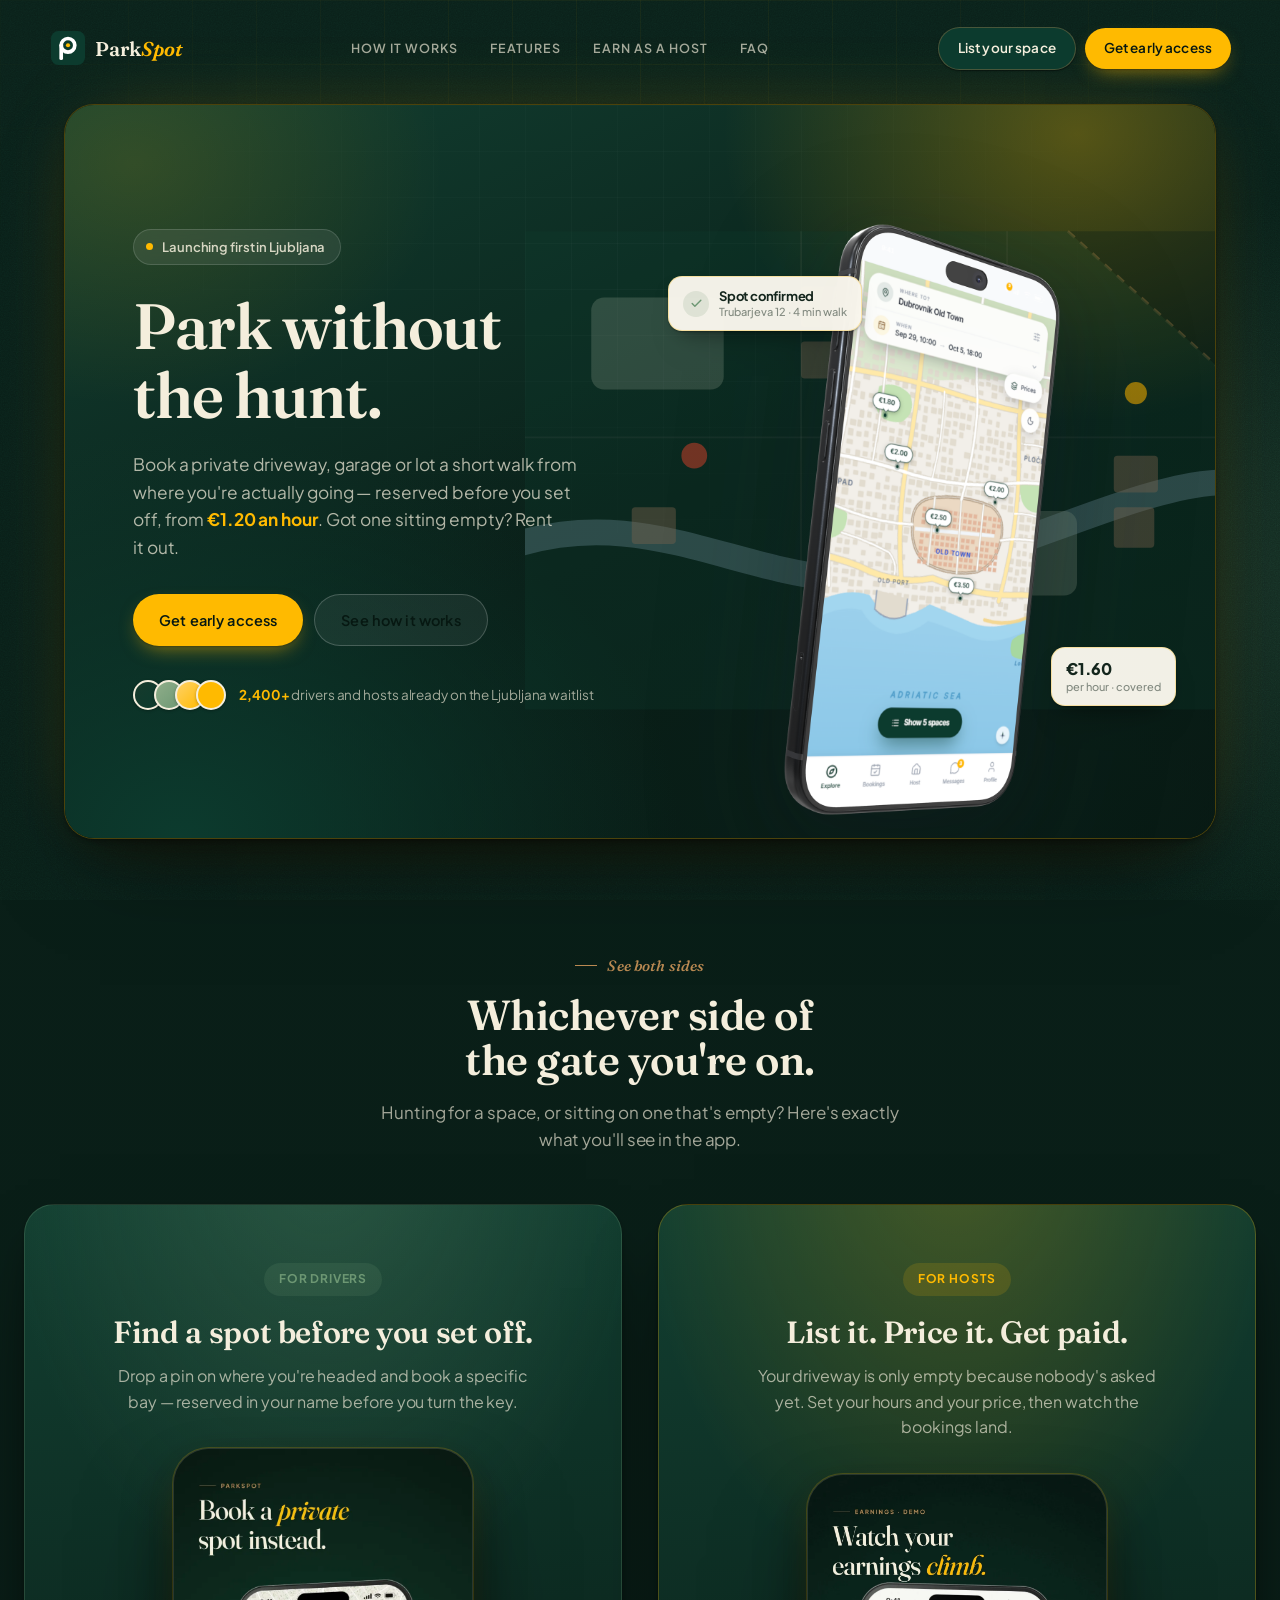
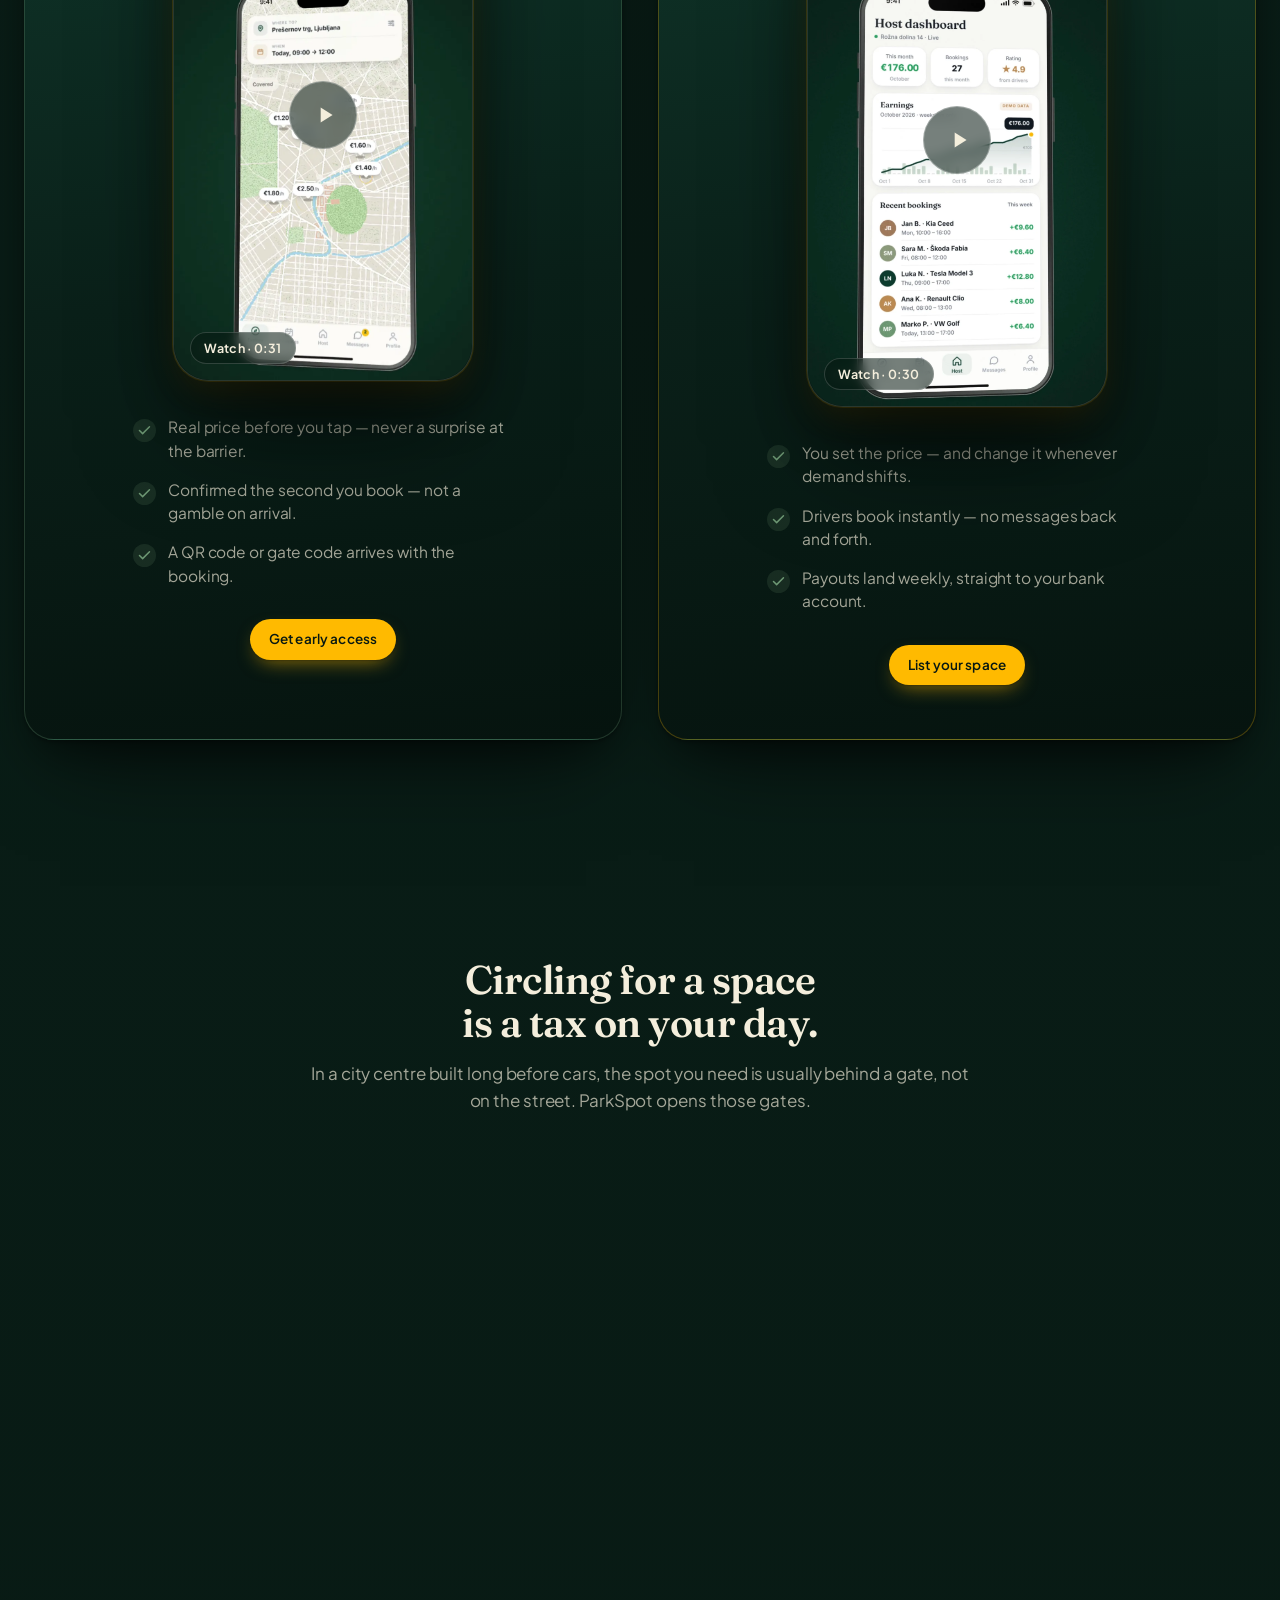
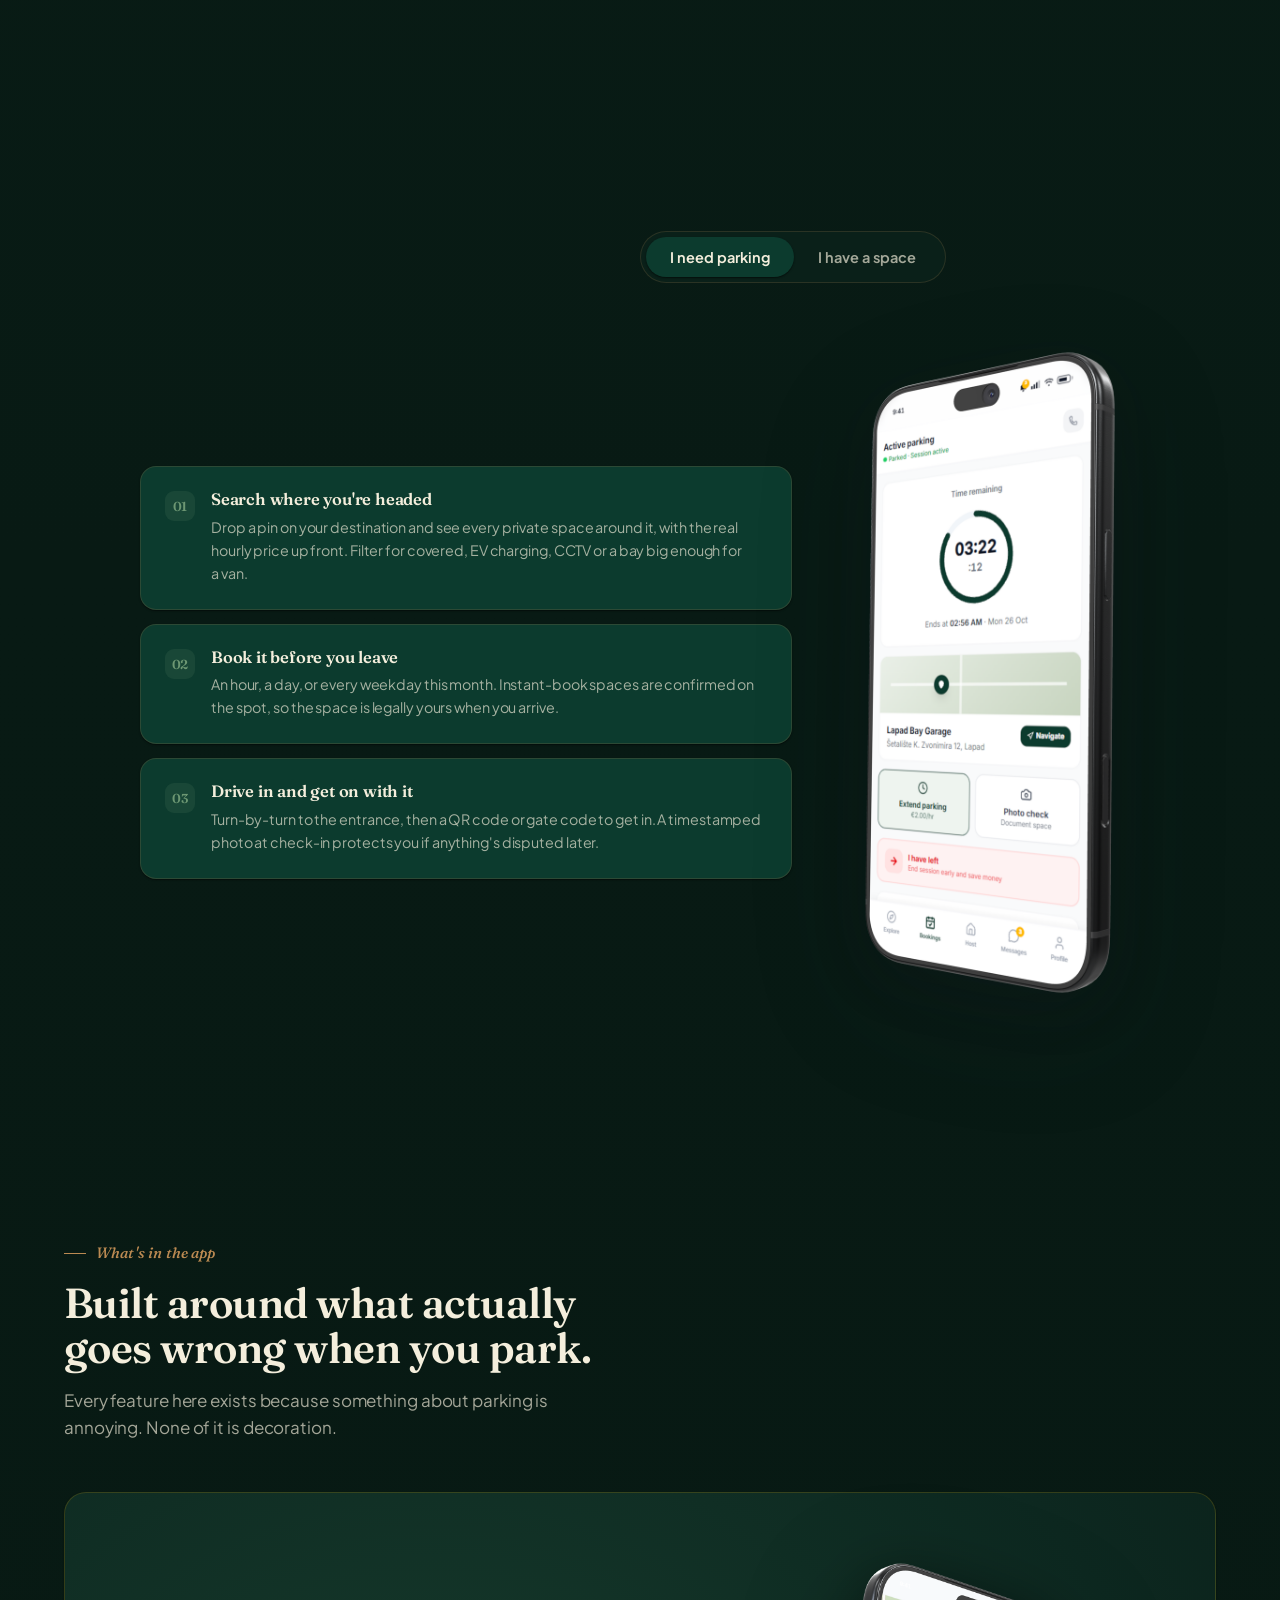
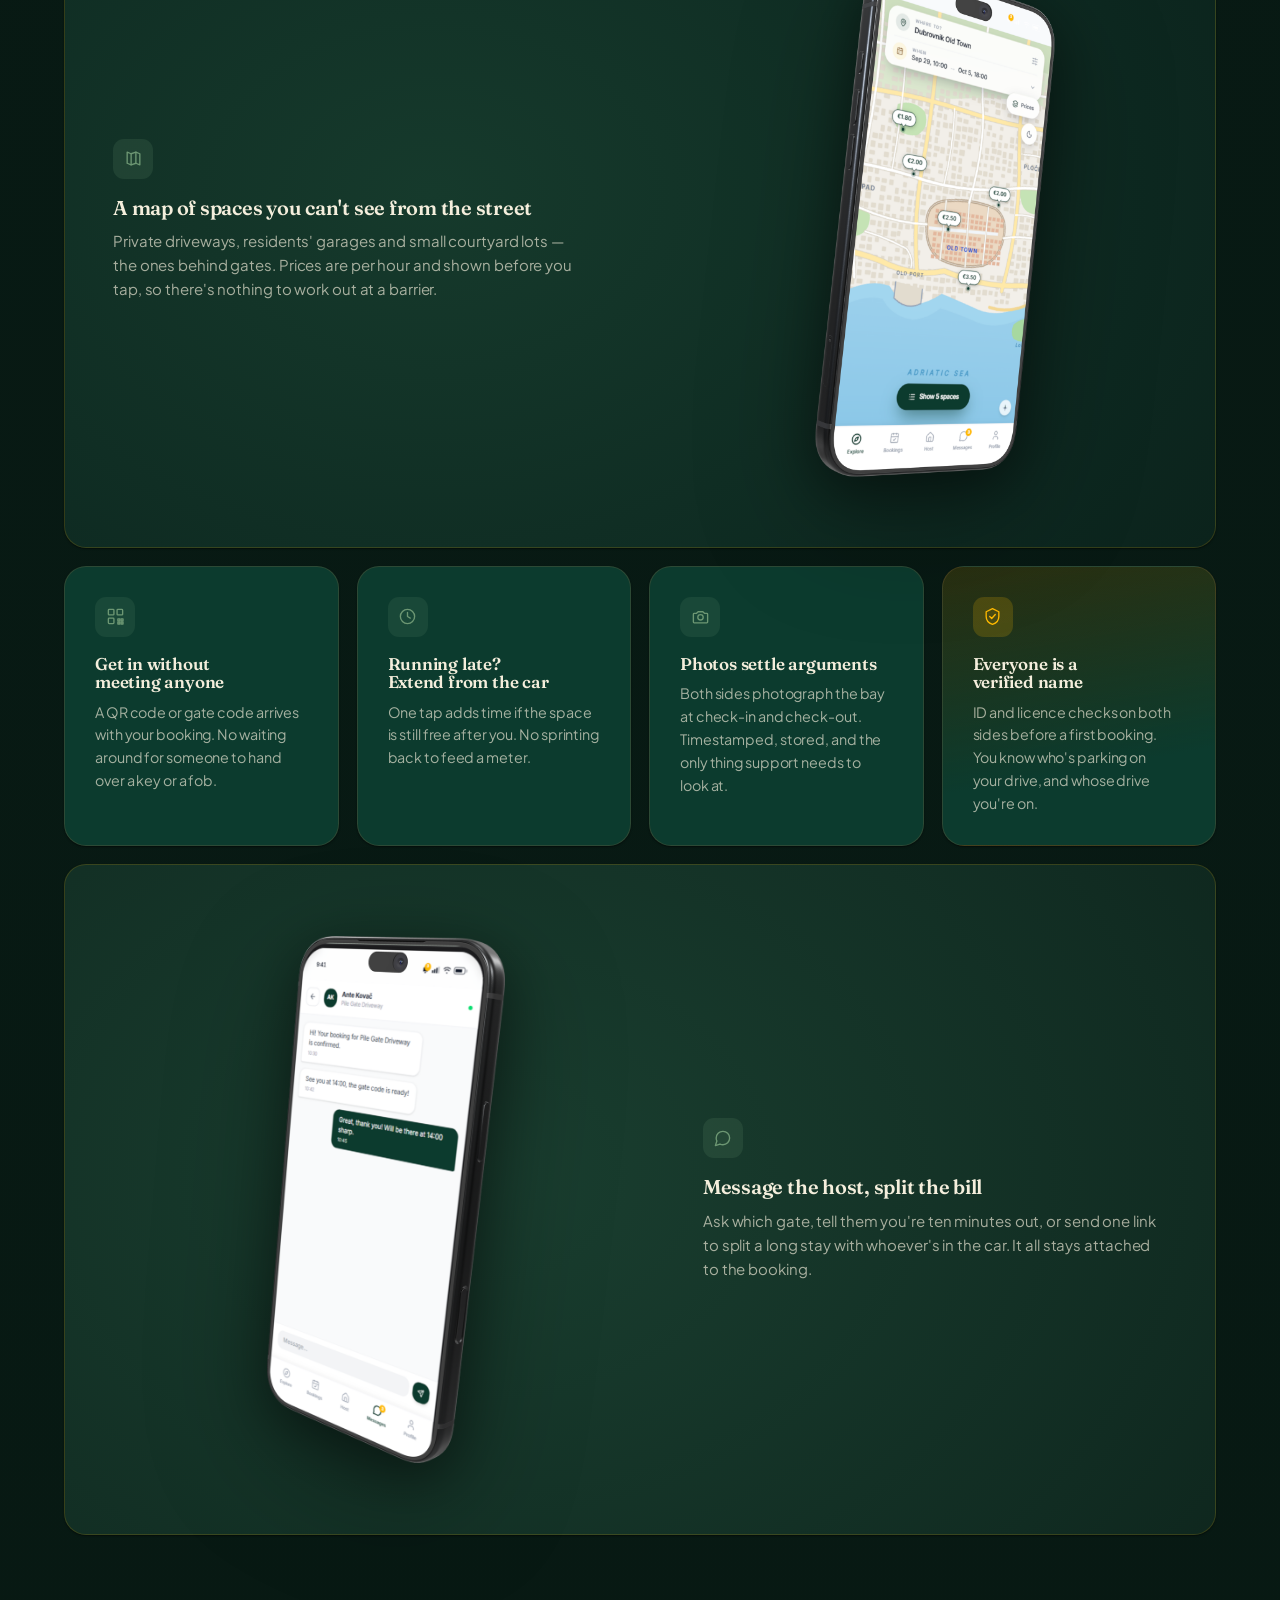
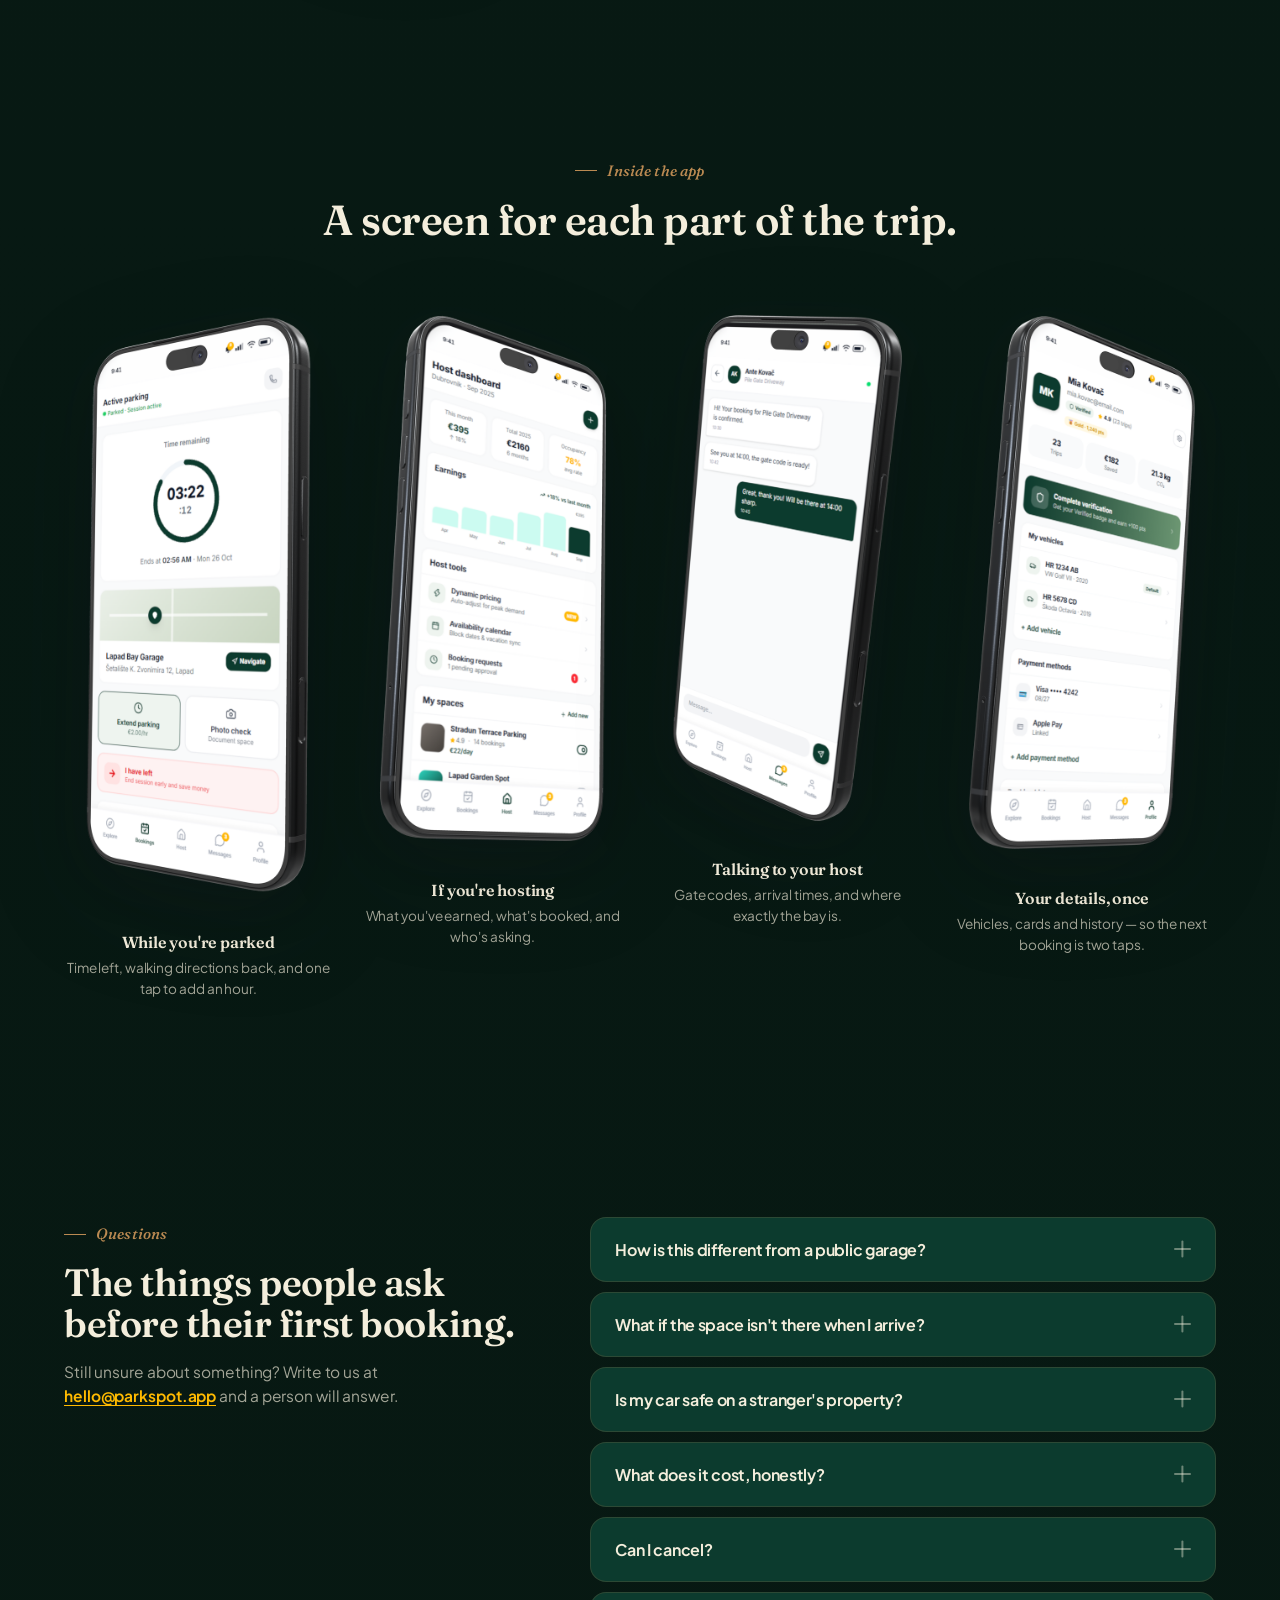
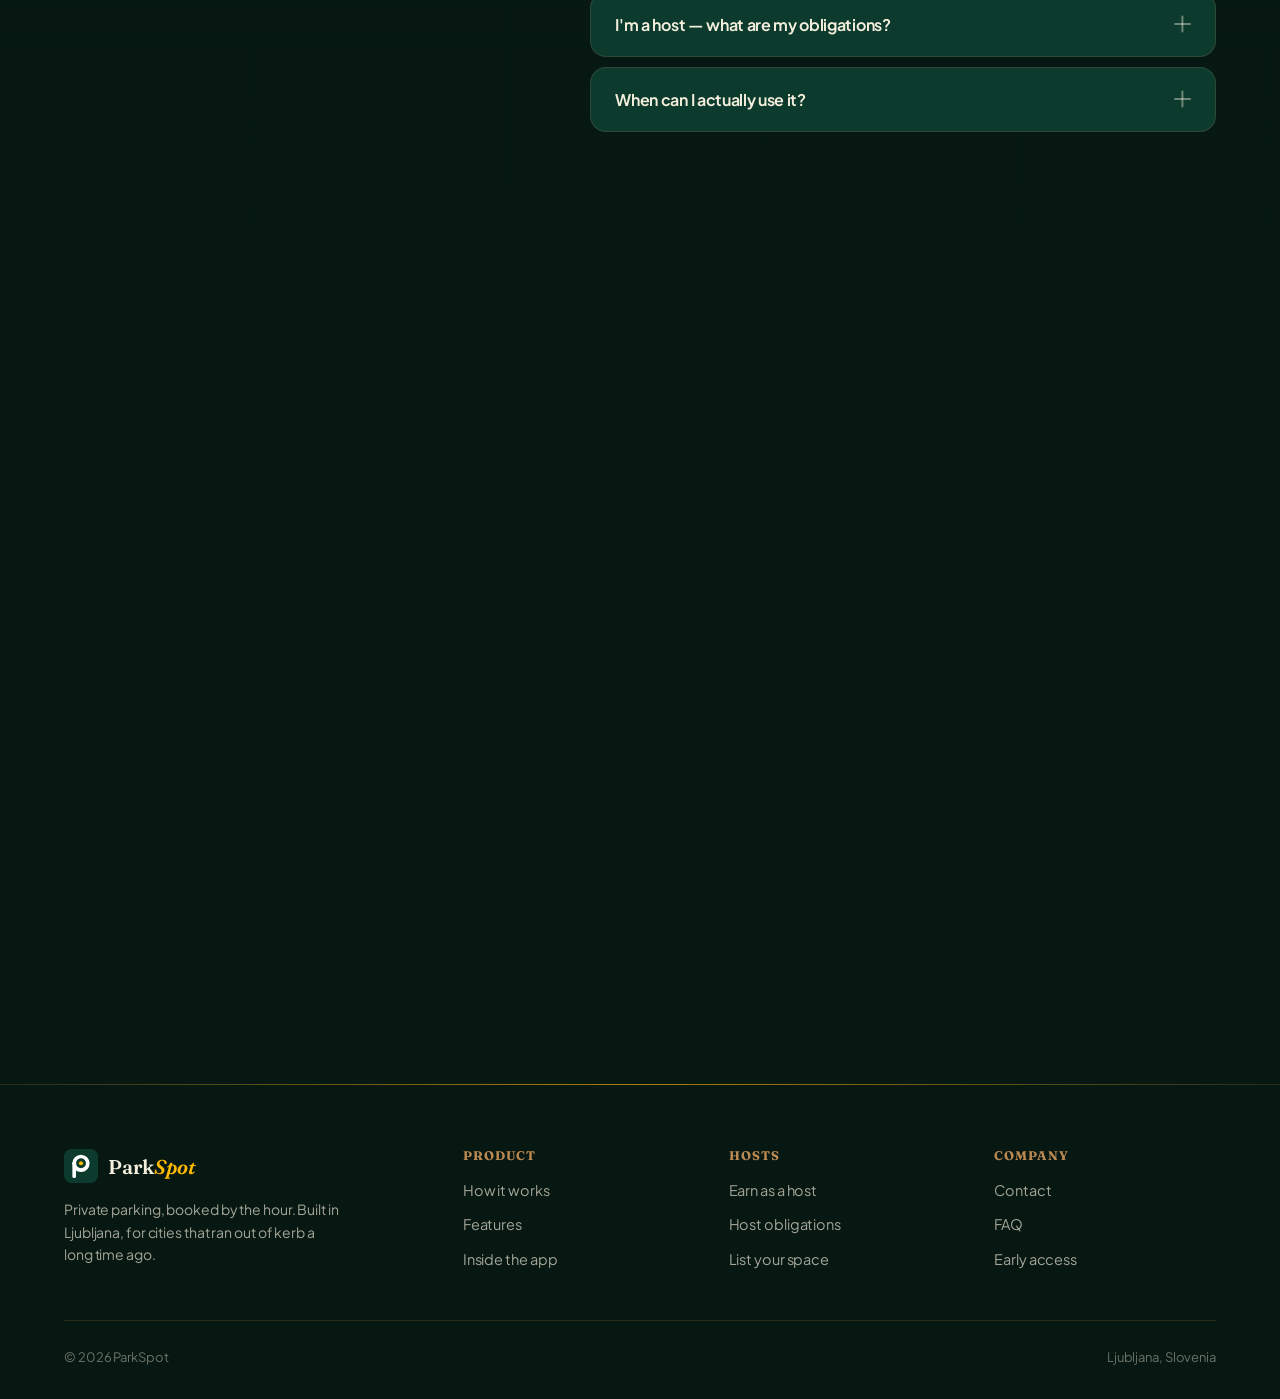
<file: index.html>
<!DOCTYPE html>
<html lang="en">
<head>
<meta charset="UTF-8">
<meta name="viewport" content="width=device-width, initial-scale=1">
<title>ParkSpot — Book a private parking spot before you arrive</title>
<meta name="description" content="ParkSpot lets drivers book private driveways, garages and lots by the hour, and lets hosts earn from space that sits empty. Launching in Ljubljana.">
<meta name="theme-color" content="#0C3B2E">
<link rel="icon" href="data:image/svg+xml,%3Csvg xmlns='http://www.w3.org/2000/svg' viewBox='0 0 100 100'%3E%3Crect width='100' height='100' rx='22' fill='%230C3B2E'/%3E%3Cg fill='none' stroke='%23fff' stroke-width='10.8' stroke-linecap='round'%3E%3Ccircle cx='50' cy='42' r='20'/%3E%3Cpath d='M30 42V80'/%3E%3C/g%3E%3Ccircle cx='50' cy='42' r='6.1' fill='%23FFBA00'/%3E%3C/svg%3E">
<link rel="preconnect" href="https://fonts.googleapis.com">
<link rel="preconnect" href="https://fonts.gstatic.com" crossorigin>
<link href="https://fonts.googleapis.com/css2?family=Fraunces:ital,opsz,wght@0,9..144,400;0,9..144,500;0,9..144,600;0,9..144,700;1,9..144,500&family=Plus+Jakarta+Sans:wght@400;500;600;700;800&display=swap" rel="stylesheet">
<link rel="stylesheet" href="styles.css">
</head>
<body>

<div class="scroll-progress" id="scrollProgress" aria-hidden="true"></div>

<svg style="position:absolute; width:0; height:0; overflow:hidden" aria-hidden="true">
  <symbol id="map-illustration" viewBox="0 0 400 260">
    <!-- sosednje države -->
    <path d="M400 0 L400 95 L295 0 Z" fill="var(--map-neighbor)" opacity="0.6"/>
    <!-- meja Slovenije -->
    <line x1="295" y1="0" x2="400" y2="95" stroke="var(--bronze)" stroke-width="1.6" stroke-dasharray="5 4" opacity="0.55"/>
    <!-- tla Slovenije -->
    <path d="M0 0 H295 L400 95 V260 H0 Z" fill="var(--map-slovenia)" opacity="0.5"/>
    <!-- reka -->
    <path d="M-10 172 C 80 140, 140 212, 230 182 S 380 118, 420 148" stroke="var(--map-river)" stroke-width="14" fill="none" opacity="0.4" stroke-linecap="round"/>
    <!-- parki -->
    <rect x="36" y="36" width="72" height="50" rx="7" fill="var(--map-park)" opacity="0.32"/>
    <rect x="238" y="152" width="62" height="46" rx="7" fill="var(--map-park)" opacity="0.32"/>
    <!-- ceste -->
    <line x1="0" y1="112" x2="400" y2="112" stroke="var(--ink)" stroke-width="1" opacity="0.08"/>
    <line x1="150" y1="0" x2="150" y2="260" stroke="var(--ink)" stroke-width="1" opacity="0.08"/>
    <line x1="262" y1="0" x2="262" y2="260" stroke="var(--ink)" stroke-width="1" opacity="0.08"/>
    <!-- strehe starega mesta -->
    <g fill="var(--map-roof)" opacity="0.42">
      <rect x="150" y="30" width="26" height="22" rx="2"/>
      <rect x="182" y="26" width="20" height="26" rx="2"/>
      <rect x="150" y="60" width="22" height="20" rx="2"/>
      <rect x="180" y="58" width="26" height="22" rx="2"/>
      <rect x="320" y="122" width="24" height="20" rx="2"/>
      <rect x="320" y="150" width="22" height="22" rx="2"/>
      <rect x="58" y="150" width="24" height="20" rx="2"/>
    </g>
    <!-- parkirna mesta -->
    <circle cx="192" cy="100" r="6" fill="var(--amber)"/>
    <circle cx="332" cy="88" r="6" fill="var(--amber)"/>
    <circle cx="92" cy="122" r="7" fill="var(--map-full)"/>
  </symbol>
</svg>

<a href="#main" class="skip-link">Skip to content</a>

<nav class="nav" id="nav">
  <div class="container nav-inner">
    <a href="#top" class="brand" aria-label="ParkSpot home">
      <span class="brand-mark">
        <svg viewBox="0 0 100 100" aria-hidden="true"><rect width="100" height="100" rx="22" fill="#0C3B2E"/><g fill="none" stroke="#fff" stroke-width="10.8" stroke-linecap="round"><circle cx="50" cy="42" r="20"/><path d="M30 42V80"/></g><circle cx="50" cy="42" r="6.1" fill="#FFBA00"/></svg>
      </span>
      <span class="brand-word">Park<span>Spot</span></span>
    </a>

    <div class="nav-links">
      <a href="#how-it-works">How it works</a>
      <a href="#features">Features</a>
      <a href="#hosts">Earn as a host</a>
      <a href="#faq">FAQ</a>
    </div>

    <div class="nav-cta">
      <a href="#hosts" class="btn btn-ghost btn-sm">List your space</a>
      <a href="#waitlist" class="btn btn-primary btn-sm">Get early access</a>
      <button class="nav-burger" id="burger" aria-label="Open menu" aria-expanded="false" aria-controls="mobileMenu">
        <span></span><span></span><span></span>
      </button>
    </div>
  </div>
</nav>

<div class="mobile-menu" id="mobileMenu">
  <a href="#how-it-works">How it works</a>
  <a href="#features">Features</a>
  <a href="#hosts">Earn as a host</a>
  <a href="#faq">FAQ</a>
  <a href="#waitlist" class="btn btn-primary">Get early access</a>
</div>

<main id="main">
<div id="top"></div>

  <!-- ============ HERO ============ -->
  <header class="hero">
    <div class="container">
      <div class="hero-card">
        <div class="hero-mesh" aria-hidden="true">
          <svg class="mesh-map mesh-map--hero" aria-hidden="true" data-parallax="0.07"><use href="#map-illustration"></use></svg>
        </div>

        <div class="hero-inner">
          <div class="hero-copy">
            <span class="pill"><span class="dot"></span> Launching first in Ljubljana</span>
            <h1>Park without<br>the hunt.</h1>
            <p class="lead">
              Book a private driveway, garage or lot a short walk from where
              you're actually going — reserved before you set off, from
              <b>&euro;1.20&nbsp;an hour</b>. Got one sitting empty? Rent it out.
            </p>

            <div class="hero-cta-row">
              <a href="#waitlist" class="btn btn-primary">Get early access</a>
              <a href="#how-it-works" class="btn btn-ghost">See how it works</a>
            </div>

            <div class="social-proof">
              <span class="avatars" aria-hidden="true">
                <i></i><i></i><i></i><i></i>
              </span>
              <p><b data-count-to="2400" data-count-suffix="+">2,400+</b> drivers and hosts already on the Ljubljana waitlist</p>
            </div>
          </div>

          <div class="hero-visual" id="heroVisual">
            <img
              class="phone-shot"
              id="phoneMockup"
              src="assets/screen-explore.png"
              alt="The ParkSpot app showing nearby private parking spots and hourly prices on a map of the old town"
              width="900" height="1780" fetchpriority="high">

            <div class="chip chip-confirm">
              <span class="chip-icon chip-icon-ok">
                <svg viewBox="0 0 24 24" fill="none" stroke="currentColor" stroke-width="2.6" stroke-linecap="round" stroke-linejoin="round" aria-hidden="true"><path d="M20 6 9 17l-5-5"/></svg>
              </span>
              <span class="chip-text">Spot confirmed<small>Trubarjeva 12 &middot; 4 min walk</small></span>
            </div>

            <div class="chip chip-price">
              <span class="chip-text"><b>&euro;1.60</b><small>per hour &middot; covered</small></span>
            </div>
          </div>
        </div>
      </div>
    </div>
  </header>

  <!-- ============ FIND / EARN — two sides of the gate ============ -->
  <section id="demo">
    <div class="container">
      <div class="section-head center reveal-stagger">
        <span class="eyebrow">See both sides</span>
        <h2>Whichever side of the gate you're on.</h2>
        <p>Hunting for a space, or sitting on one that's empty? Here's exactly what you'll see in the app.</p>
      </div>
    </div>

    <div class="container container-wide">
      <div class="split-demo">
        <!-- ===== Drivers ===== -->
        <article class="split-demo-col split-demo-find reveal-left">
          <span class="split-demo-tag">For drivers</span>
          <h3>Find a spot before you set off.</h3>
          <p>Drop a pin on where you're headed and book a specific bay &mdash; reserved in your name before you turn the key.</p>

          <button type="button" class="demo-play" data-video-mp4="assets/promo.mp4" data-video-webm="assets/promo.webm" aria-label="Play the 31-second ParkSpot driver demo">
            <img class="demo-poster" src="assets/promo-poster.webp" alt="The ParkSpot app open on a map of Ljubljana, showing hourly prices on nearby private parking spots" width="860" height="1529" loading="lazy">
            <span class="demo-play-icon" aria-hidden="true">
              <svg viewBox="0 0 24 24" fill="currentColor"><path d="M8 5v14l11-7z"/></svg>
            </span>
            <span class="demo-duration">Watch &middot; 0:31</span>
          </button>

          <ul class="check-list">
            <li>
              <svg viewBox="0 0 24 24" fill="none" stroke="currentColor" stroke-width="2.4" stroke-linecap="round" stroke-linejoin="round" aria-hidden="true"><path d="M20 6 9 17l-5-5"/></svg>
              <span>Real price before you tap &mdash; never a surprise at the barrier.</span>
            </li>
            <li>
              <svg viewBox="0 0 24 24" fill="none" stroke="currentColor" stroke-width="2.4" stroke-linecap="round" stroke-linejoin="round" aria-hidden="true"><path d="M20 6 9 17l-5-5"/></svg>
              <span>Confirmed the second you book &mdash; not a gamble on arrival.</span>
            </li>
            <li>
              <svg viewBox="0 0 24 24" fill="none" stroke="currentColor" stroke-width="2.4" stroke-linecap="round" stroke-linejoin="round" aria-hidden="true"><path d="M20 6 9 17l-5-5"/></svg>
              <span>A QR code or gate code arrives with the booking.</span>
            </li>
          </ul>

          <a href="#waitlist" class="btn btn-primary btn-sm">Get early access</a>
        </article>

        <!-- ===== Hosts ===== -->
        <article class="split-demo-col split-demo-earn reveal-right" id="hosts">
          <span class="split-demo-tag">For hosts</span>
          <h3>List it. Price it. Get paid.</h3>
          <p>Your driveway is only empty because nobody's asked yet. Set your hours and your price, then watch the bookings land.</p>

          <button type="button" class="demo-play" data-video-mp4="assets/promo-host-earnings.mp4" aria-label="Play the 30-second ParkSpot host earnings demo">
            <img class="demo-poster" src="assets/host-promo-poster.webp" alt="The ParkSpot host dashboard showing this month's earnings climbing to €176 with a chart and a list of recent bookings" width="1080" height="1920" loading="lazy">
            <span class="demo-play-icon" aria-hidden="true">
              <svg viewBox="0 0 24 24" fill="currentColor"><path d="M8 5v14l11-7z"/></svg>
            </span>
            <span class="demo-duration">Watch &middot; 0:30</span>
          </button>

          <ul class="check-list">
            <li>
              <svg viewBox="0 0 24 24" fill="none" stroke="currentColor" stroke-width="2.4" stroke-linecap="round" stroke-linejoin="round" aria-hidden="true"><path d="M20 6 9 17l-5-5"/></svg>
              <span>You set the price &mdash; and change it whenever demand shifts.</span>
            </li>
            <li>
              <svg viewBox="0 0 24 24" fill="none" stroke="currentColor" stroke-width="2.4" stroke-linecap="round" stroke-linejoin="round" aria-hidden="true"><path d="M20 6 9 17l-5-5"/></svg>
              <span>Drivers book instantly &mdash; no messages back and forth.</span>
            </li>
            <li>
              <svg viewBox="0 0 24 24" fill="none" stroke="currentColor" stroke-width="2.4" stroke-linecap="round" stroke-linejoin="round" aria-hidden="true"><path d="M20 6 9 17l-5-5"/></svg>
              <span>Payouts land weekly, straight to your bank account.</span>
            </li>
          </ul>

          <a href="#waitlist" class="btn btn-primary btn-sm">List your space</a>
        </article>
      </div>
    </div>
  </section>

  <!-- ============ PROBLEM / NUMBERS ============ -->
  <section id="why">
    <div class="container">
      <div class="band-head reveal-stagger">
        <h2>Circling for a space is a tax on your day.</h2>
        <p>
          In a city centre built long before cars, the spot you need is usually
          behind a gate, not on the street. ParkSpot opens those gates.
        </p>
      </div>

      <div class="stat-row reveal-stagger">
        <div class="stat">
          <span class="stat-num" data-count-to="21" data-count-suffix=" min">21 min</span>
          <h3>Lost per trip</h3>
          <p>Typical time spent hunting for a space in a dense city centre, then walking back from wherever you gave up.</p>
        </div>
        <div class="stat">
          <span class="stat-num" data-count-to="30" data-count-prefix="&lt;" data-count-suffix=" sec">&lt;30 sec</span>
          <h3>To book instead</h3>
          <p>Open the map, pick a spot, confirm. It's held for you before you turn the key.</p>
        </div>
        <div class="stat">
          <span class="stat-num" data-count-to="180" data-count-prefix="&euro;" data-count-suffix="/mo">&euro;180/mo</span>
          <h3>A driveway can earn</h3>
          <p>What an average central Ljubljana driveway brings in when it's rented while the owner is at work.</p>
        </div>
      </div>
    </div>
  </section>

  <!-- ============ HOW IT WORKS ============ -->
  <section id="how-it-works">
    <div class="container">
      <div class="section-head center reveal-stagger">
        <span class="eyebrow">How it works</span>
        <h2>One app. Both sides of the gate.</h2>
        <p>Whether you need a space or have one going to waste, it takes about two minutes to get going.</p>
      </div>

      <div class="tabs reveal-stagger" id="tabs">
        <div class="tab-switch" role="tablist" aria-label="Choose your side">
          <button role="tab" id="tab-driver" aria-controls="panel-driver" aria-selected="true" class="active">I need parking</button>
          <button role="tab" id="tab-host" aria-controls="panel-host" aria-selected="false">I have a space</button>
        </div>

        <div class="tab-panel active" id="panel-driver" role="tabpanel" aria-labelledby="tab-driver">
          <div class="steps">
            <article class="step-card">
              <span class="step-num">01</span>
              <h3>Search where you're headed</h3>
              <p>Drop a pin on your destination and see every private space around it, with the real hourly price up front. Filter for covered, EV charging, CCTV or a bay big enough for a van.</p>
            </article>
            <article class="step-card">
              <span class="step-num">02</span>
              <h3>Book it before you leave</h3>
              <p>An hour, a day, or every weekday this month. Instant-book spaces are confirmed on the spot, so the space is legally yours when you arrive.</p>
            </article>
            <article class="step-card">
              <span class="step-num">03</span>
              <h3>Drive in and get on with it</h3>
              <p>Turn-by-turn to the entrance, then a QR code or gate code to get in. A timestamped photo at check-in protects you if anything's disputed later.</p>
            </article>
          </div>
          <img class="tab-shot" src="assets/screen-booking.png" alt="An active ParkSpot session showing the time remaining, a navigate button and the option to extend" loading="lazy" width="640" height="1474">
        </div>

        <div class="tab-panel" id="panel-host" role="tabpanel" aria-labelledby="tab-host" hidden>
          <div class="steps">
            <article class="step-card">
              <span class="step-num">01</span>
              <h3>List the space in minutes</h3>
              <p>Pin the entrance, add a few photos and say when it's free. If you're out from 8 to 5, that's eight billable hours a day you weren't using.</p>
            </article>
            <article class="step-card">
              <span class="step-num">02</span>
              <h3>Price it with real demand</h3>
              <p>We show you what nearby spaces charge and when your street gets busy — match days, market mornings, the evening theatre rush — so you're not guessing.</p>
            </article>
            <article class="step-card">
              <span class="step-num">03</span>
              <h3>Approve, or let it run itself</h3>
              <p>Accept requests one by one, or switch on instant-book and sync your calendar so the space blocks itself when you need the car at home. Payouts land weekly.</p>
            </article>
          </div>
          <img class="tab-shot" src="assets/screen-host.png" alt="The ParkSpot host dashboard showing monthly earnings, demand and incoming booking requests" loading="lazy" width="640" height="1350">
        </div>
      </div>
    </div>
  </section>

  <!-- ============ FEATURES ============ -->
  <section id="features">
    <div class="container">
      <div class="section-head reveal-stagger">
        <span class="eyebrow">What's in the app</span>
        <h2>Built around what actually goes wrong when you park.</h2>
        <p>Every feature here exists because something about parking is annoying. None of it is decoration.</p>
      </div>

      <div class="bento reveal-stagger">
        <article class="bento-card bento-banner">
          <div class="bento-copy reveal-left">
            <span class="feat-icon">
              <svg viewBox="0 0 24 24" fill="none" stroke="currentColor" stroke-width="1.7" stroke-linecap="round" stroke-linejoin="round" aria-hidden="true"><path d="M9 20l-5-2V4l5 2 6-2 5 2v14l-5-2-6 2z"/><path d="M9 6v14M15 4v14"/></svg>
            </span>
            <h3>A map of spaces you can't see from the street</h3>
            <p>Private driveways, residents' garages and small courtyard lots — the ones behind gates. Prices are per hour and shown before you tap, so there's nothing to work out at a barrier.</p>
          </div>
          <div class="bento-img-wrap reveal-right">
            <img src="assets/screen-explore.png" alt="Map view in the ParkSpot app with price markers on nearby private spaces" loading="lazy" width="640" height="1266">
          </div>
        </article>

        <article class="bento-card">
          <span class="feat-icon">
            <svg viewBox="0 0 24 24" fill="none" stroke="currentColor" stroke-width="1.7" stroke-linecap="round" stroke-linejoin="round" aria-hidden="true"><rect x="3" y="3" width="7" height="7" rx="1"/><rect x="14" y="3" width="7" height="7" rx="1"/><rect x="3" y="14" width="7" height="7" rx="1"/><rect x="15" y="15" width="2.5" height="2.5"/><rect x="19" y="15" width="2.5" height="2.5"/><rect x="15" y="19" width="2.5" height="2.5"/><rect x="19" y="19" width="2.5" height="2.5"/></svg>
          </span>
          <h3>Get in without meeting anyone</h3>
          <p>A QR code or gate code arrives with your booking. No waiting around for someone to hand over a key or a fob.</p>
        </article>

        <article class="bento-card">
          <span class="feat-icon">
            <svg viewBox="0 0 24 24" fill="none" stroke="currentColor" stroke-width="1.7" stroke-linecap="round" stroke-linejoin="round" aria-hidden="true"><circle cx="12" cy="12" r="9"/><path d="M12 7v5l3.5 2"/></svg>
          </span>
          <h3>Running late? Extend from the car</h3>
          <p>One tap adds time if the space is still free after you. No sprinting back to feed a meter.</p>
        </article>

        <article class="bento-card">
          <span class="feat-icon">
            <svg viewBox="0 0 24 24" fill="none" stroke="currentColor" stroke-width="1.7" stroke-linecap="round" stroke-linejoin="round" aria-hidden="true"><path d="M4 8h3l2-2h6l2 2h3a1 1 0 011 1v10a1 1 0 01-1 1H4a1 1 0 01-1-1V9a1 1 0 011-1z"/><circle cx="12" cy="13" r="3.4"/></svg>
          </span>
          <h3>Photos settle arguments</h3>
          <p>Both sides photograph the bay at check-in and check-out. Timestamped, stored, and the only thing support needs to look at.</p>
        </article>

        <article class="bento-card bento-tint">
          <span class="feat-icon">
            <svg viewBox="0 0 24 24" fill="none" stroke="currentColor" stroke-width="1.7" stroke-linecap="round" stroke-linejoin="round" aria-hidden="true"><path d="M12 2l8 4v6c0 5-3.5 8.5-8 10-4.5-1.5-8-5-8-10V6l8-4z"/><path d="M8.5 12l2.5 2.5 4.5-5"/></svg>
          </span>
          <h3>Everyone is a verified name</h3>
          <p>ID and licence checks on both sides before a first booking. You know who's parking on your drive, and whose drive you're on.</p>
        </article>

        <article class="bento-card bento-banner bento-flip">
          <div class="bento-copy reveal-right">
            <span class="feat-icon">
              <svg viewBox="0 0 24 24" fill="none" stroke="currentColor" stroke-width="1.7" stroke-linecap="round" stroke-linejoin="round" aria-hidden="true"><path d="M21 11.5a8.4 8.4 0 0 1-8.4 8.4 8.4 8.4 0 0 1-3.8-.9L3 21l1.9-5.8a8.4 8.4 0 0 1-.9-3.8A8.4 8.4 0 0 1 12.5 3a8.4 8.4 0 0 1 8.5 8.5z"/></svg>
            </span>
            <h3>Message the host, split the bill</h3>
            <p>Ask which gate, tell them you're ten minutes out, or send one link to split a long stay with whoever's in the car. It all stays attached to the booking.</p>
          </div>
          <div class="bento-img-wrap reveal-left">
            <img src="assets/screen-messages.png" alt="Chat in the ParkSpot app, arranging a gate code and arrival time with a host" loading="lazy" width="640" height="1301">
          </div>
        </article>
      </div>
    </div>
  </section>

  <!-- ============ SCREENS ============ -->
  <section id="screens">
    <div class="container">
      <div class="section-head center reveal-stagger">
        <span class="eyebrow">Inside the app</span>
        <h2>A screen for each part of the trip.</h2>
      </div>

      <div class="screens-grid reveal-stagger">
        <figure class="screen-item">
          <img src="assets/screen-booking.png" alt="Live session screen with remaining time, directions and an extend button" width="640" height="1474" loading="lazy">
          <figcaption>
            <h3>While you're parked</h3>
            <p>Time left, walking directions back, and one tap to add an hour.</p>
          </figcaption>
        </figure>
        <figure class="screen-item">
          <img src="assets/screen-host.png" alt="Host dashboard showing earnings, occupancy and pending requests" width="640" height="1350" loading="lazy">
          <figcaption>
            <h3>If you're hosting</h3>
            <p>What you've earned, what's booked, and who's asking.</p>
          </figcaption>
        </figure>
        <figure class="screen-item">
          <img src="assets/screen-messages.png" alt="Messages screen showing a conversation with a host about gate access" width="640" height="1301" loading="lazy">
          <figcaption>
            <h3>Talking to your host</h3>
            <p>Gate codes, arrival times, and where exactly the bay is.</p>
          </figcaption>
        </figure>
        <figure class="screen-item">
          <img src="assets/screen-profile.png" alt="Profile screen listing saved vehicles, payment methods and past trips" width="640" height="1369" loading="lazy">
          <figcaption>
            <h3>Your details, once</h3>
            <p>Vehicles, cards and history — so the next booking is two taps.</p>
          </figcaption>
        </figure>
      </div>
    </div>
  </section>

  <!-- ============ FAQ ============ -->
  <section id="faq">
    <div class="container">
      <div class="faq-layout">
        <div class="faq-intro reveal-stagger">
          <span class="eyebrow">Questions</span>
          <h2>The things people ask before their first booking.</h2>
          <p>Still unsure about something? Write to us at <a href="mailto:hello@parkspot.app">hello@parkspot.app</a> and a person will answer.</p>
        </div>

        <div class="faq-list reveal-stagger" id="faqList">
          <div class="faq-item">
            <button class="faq-q" aria-expanded="false">
              How is this different from a public garage?
              <span class="faq-icon" aria-hidden="true"></span>
            </button>
            <div class="faq-a"><div><p>A garage sells you entry and hopes there's room. ParkSpot sells you one specific bay that nobody else can take, usually closer to where you're going and typically cheaper per hour. You also know the exact price before you drive, rather than reading a tariff board at a barrier.</p></div></div>
          </div>

          <div class="faq-item">
            <button class="faq-q" aria-expanded="false">
              What if the space isn't there when I arrive?
              <span class="faq-icon" aria-hidden="true"></span>
            </button>
            <div class="faq-a"><div><p>Report it in the app and you're refunded in full, immediately. We'll also find and book you the nearest available alternative and cover the difference in price. Hosts who repeatedly let this happen are removed.</p></div></div>
          </div>

          <div class="faq-item">
            <button class="faq-q" aria-expanded="false">
              Is my car safe on a stranger's property?
              <span class="faq-icon" aria-hidden="true"></span>
            </button>
            <div class="faq-a"><div><p>Every host is ID-verified before a space goes live, and you can see their history and reviews. Check-in and check-out photos are timestamped on both sides, so the condition your car arrived in is on record. Many listings are behind a locked gate, which is more than a street space offers.</p></div></div>
          </div>

          <div class="faq-item">
            <button class="faq-q" aria-expanded="false">
              What does it cost, honestly?
              <span class="faq-icon" aria-hidden="true"></span>
            </button>
            <div class="faq-a"><div><p>The host sets the hourly rate, typically between &euro;1.20 and &euro;2.50 in central Ljubljana. The price you see is the price you pay — no booking fee bolted on at checkout, no surge pricing when it rains. ParkSpot takes a service fee from the host's side.</p></div></div>
          </div>

          <div class="faq-item">
            <button class="faq-q" aria-expanded="false">
              Can I cancel?
              <span class="faq-icon" aria-hidden="true"></span>
            </button>
            <div class="faq-a"><div><p>Free cancellation up to an hour before your booking starts. Inside that hour the host keeps the first hour's rate, because they've turned other people away to hold it for you.</p></div></div>
          </div>

          <div class="faq-item">
            <button class="faq-q" aria-expanded="false">
              I'm a host — what are my obligations?
              <span class="faq-icon" aria-hidden="true"></span>
            </button>
            <div class="faq-a"><div><p>Keep the space clear and accessible during the hours you've marked as available. That's it. You're never required to be home, meet anyone, or hand over keys — access is a code or a QR scan. You can block dates whenever you like.</p></div></div>
          </div>

          <div class="faq-item">
            <button class="faq-q" aria-expanded="false">
              When can I actually use it?
              <span class="faq-icon" aria-hidden="true"></span>
            </button>
            <div class="faq-a"><div><p>We're onboarding hosts in Ljubljana now and opening to drivers once there are enough spaces for the app to be genuinely useful. Join the waitlist and you'll get access in the first wave, along with the listings nearest you.</p></div></div>
          </div>
        </div>
      </div>
    </div>
  </section>

  <!-- ============ WAITLIST ============ -->
  <section id="waitlist">
    <div class="container">
      <div class="cta-card reveal">
        <div class="cta-mesh" aria-hidden="true">
          <svg class="mesh-map mesh-map--cta" aria-hidden="true" data-parallax="0.07"><use href="#map-illustration"></use></svg>
        </div>
        <div class="cta-inner">
          <h2>Be parked before you arrive.</h2>
          <p>Join the waitlist and we'll let you know the moment ParkSpot opens on your street.</p>

          <div class="role-toggle" id="roleToggle">
            <button type="button" class="active" data-role="driver">I need parking</button>
            <button type="button" data-role="host">I have a space</button>
          </div>

          <form class="waitlist-form" id="waitlistForm" novalidate>
            <label for="email" class="sr-only">Email address</label>
            <input type="email" id="email" name="email" placeholder="you@example.com" autocomplete="email" required>
            <button type="submit" class="btn btn-primary">Get early access</button>
          </form>

          <p class="form-error" id="formError" role="alert" hidden></p>

          <div class="waitlist-success" id="waitlistSuccess" hidden>
            <span class="chip-icon chip-icon-ok">
              <svg viewBox="0 0 24 24" fill="none" stroke="currentColor" stroke-width="2.6" stroke-linecap="round" stroke-linejoin="round" aria-hidden="true"><path d="M20 6 9 17l-5-5"/></svg>
            </span>
            <span>You're on the list. We'll be in touch before launch.</span>
          </div>

          <p class="cta-note">Free to join &middot; No card needed &middot; Coming to iOS &amp; Android</p>
        </div>
      </div>
    </div>
  </section>

</main>

<footer>
  <div class="container">
    <div class="footer-grid">
      <div class="footer-brand">
        <a href="#top" class="brand" aria-label="ParkSpot home">
          <span class="brand-mark">
            <svg viewBox="0 0 100 100" aria-hidden="true"><rect width="100" height="100" rx="22" fill="#0C3B2E"/><g fill="none" stroke="#fff" stroke-width="10.8" stroke-linecap="round"><circle cx="50" cy="42" r="20"/><path d="M30 42V80"/></g><circle cx="50" cy="42" r="6.1" fill="#FFBA00"/></svg>
          </span>
          <span class="brand-word">Park<span>Spot</span></span>
        </a>
        <p>Private parking, booked by the hour. Built in Ljubljana, for cities that ran out of kerb a long time ago.</p>
      </div>
      <div class="footer-col">
        <h4>Product</h4>
        <ul>
          <li><a href="#how-it-works">How it works</a></li>
          <li><a href="#features">Features</a></li>
          <li><a href="#screens">Inside the app</a></li>
        </ul>
      </div>
      <div class="footer-col">
        <h4>Hosts</h4>
        <ul>
          <li><a href="#hosts">Earn as a host</a></li>
          <li><a href="#faq">Host obligations</a></li>
          <li><a href="#waitlist">List your space</a></li>
        </ul>
      </div>
      <div class="footer-col">
        <h4>Company</h4>
        <ul>
          <li><a href="mailto:hello@parkspot.app">Contact</a></li>
          <li><a href="#faq">FAQ</a></li>
          <li><a href="#waitlist">Early access</a></li>
        </ul>
      </div>
    </div>
    <div class="footer-bottom">
      <span>&copy; 2026 ParkSpot</span>
      <span>Ljubljana, Slovenia</span>
    </div>
  </div>
</footer>

<script src="script.js"></script>
</body>
</html>
</file>
<file: styles.css>
/* ===================================================================
   ParkSpot — light, card-based marketing site
   =================================================================== */

:root {
  /* paper & ink — temno gozdna zelena po temi, ne klinični dashboard */
  --paper: #071812;
  --paper-2: #0A2019;
  --card: #0C3B2E;
  --ink: #F4EEDC;
  --ink-2: rgba(244, 238, 220, 0.66);
  --ink-3: rgba(244, 238, 220, 0.42);

  /* reserved for the handful of surfaces that stay light (floating chips, inputs) */
  --ink-on-light: #13251C;
  --ink-2-on-light: #4A5F52;
  --ink-3-on-light: rgba(19, 37, 28, 0.5);

  /* bronasta — tanke črte, napisi nad naslovi, meja Slovenije na zemljevidu */
  --bronze: #BB8A52;
  --bronze-tint: rgba(187, 138, 82, 0.14);
  --line: rgba(187, 138, 82, 0.18);
  --line-2: rgba(187, 138, 82, 0.34);

  /* žajbljevo zelena — mehki poudarki v aplikaciji */
  --brand: #6D9773;
  --brand-dark: #071812;
  --brand-light: #6D9773;
  --brand-tint: rgba(109, 151, 115, 0.14);

  /* jantarno rumena — edina poudarna barva na strani */
  --amber: #FFBA00;
  --amber-tint: rgba(255, 186, 0, 0.14);
  --amber-ink: #FFBA00;
  --gold: #FFBA00;
  --gold-soft: #FFBA00;
  --gold-tint: rgba(255, 186, 0, 0.14);
  --gold-ink: #FFBA00;

  --sage: #6D9773;
  --sage-tint: rgba(109, 151, 115, 0.16);

  /* hero / cta mesh — temno gozdna zelena globina */
  --mesh-1: #0C3B2E;
  --mesh-2: #0A2019;
  --mesh-3: #06140F;

  /* rezervirano za ilustrirani zemljevid — ni še uporabljeno na strani */
  --map-slovenia: #123F31;
  --map-neighbor: #0A2019;
  --map-ground: #EEEAE1;
  --map-park: #D3E3C6;
  --map-river: #A6D2E8;
  --map-roof: #D79A78;
  --map-full: #C9452F;

  --r-sm: 10px;
  --r-md: 16px;
  --r-lg: 22px;
  --r-xl: 30px;

  /* elevation reads through lighter surfaces + gold hairlines more than shadow, as dark UI should */
  --sh-sm: 0 1px 2px rgba(0, 0, 0, 0.35), 0 1px 1px rgba(0, 0, 0, 0.22);
  --sh-md: 0 1px 2px rgba(0, 0, 0, 0.3), 0 10px 22px -12px rgba(0, 0, 0, 0.55), 0 20px 40px -24px rgba(0, 0, 0, 0.5);
  --sh-lg: 0 2px 4px rgba(0, 0, 0, 0.3), 0 20px 44px -16px rgba(0, 0, 0, 0.55), 0 48px 90px -36px rgba(0, 0, 0, 0.6);
  --sh-phone: 0 8px 18px -8px rgba(0, 0, 0, 0.4), 0 32px 60px -24px rgba(0, 0, 0, 0.5);
  --glow-gold: 0 0 0 1px rgba(255, 186, 0, 0.22), 0 14px 36px -14px rgba(255, 186, 0, 0.3);

  --container: 1200px;
  --ease: cubic-bezier(0.22, 1, 0.36, 1);
  --serif: "Fraunces", Georgia, "Times New Roman", serif;
}

/* ===== Reset ===== */
* { margin: 0; padding: 0; box-sizing: border-box; }
html {
  scroll-behavior: smooth; scroll-padding-top: 96px; -webkit-text-size-adjust: 100%;
  scrollbar-color: var(--gold) var(--paper); scrollbar-width: thin;
}
body {
  position: relative;
  background:
    radial-gradient(1100px 760px at 12% -8%, rgba(255, 186, 0, 0.10) 0%, transparent 58%),
    radial-gradient(900px 680px at 108% 6%, rgba(109, 151, 115, 0.14) 0%, transparent 55%),
    radial-gradient(1200px 900px at 50% 118%, rgba(12, 59, 46, 0.5) 0%, transparent 60%),
    linear-gradient(180deg, #0A2019 0%, #081A14 40%, #071812 100%);
  color: var(--ink);
  font-family: "Plus Jakarta Sans", -apple-system, BlinkMacSystemFont, "Segoe UI", Roboto, sans-serif;
  font-size: 16px;
  line-height: 1.55;
  letter-spacing: -0.006em;
  -webkit-font-smoothing: antialiased;
  -moz-osx-font-smoothing: grayscale;
  overflow-x: hidden;
}
/* fine film grain so the dark field reads as velvet, not a flat fill */
body::before {
  content: "";
  position: fixed; inset: 0; z-index: 0; pointer-events: none;
  opacity: 0.5; mix-blend-mode: overlay;
  background-image: url("data:image/svg+xml,%3Csvg xmlns='http://www.w3.org/2000/svg' width='180' height='180'%3E%3Cfilter id='n'%3E%3CfeTurbulence type='fractalNoise' baseFrequency='0.85' numOctaves='2' stitchTiles='stitch'/%3E%3CfeColorMatrix type='saturate' values='0'/%3E%3C/filter%3E%3Crect width='100%25' height='100%25' filter='url(%23n)'/%3E%3C/svg%3E");
}
/* faint crimson guilloché-style grid, like engine-turned metal, far off in the backdrop */
body::after {
  content: "";
  position: fixed; inset: 0; z-index: 0; pointer-events: none;
  background-image:
    linear-gradient(rgba(255, 186, 0, 0.05) 1px, transparent 1px),
    linear-gradient(90deg, rgba(255, 186, 0, 0.05) 1px, transparent 1px);
  background-size: 64px 64px;
  mask-image: radial-gradient(90% 70% at 50% 0%, #000 0%, transparent 70%);
}
#top, main, .nav, footer { position: relative; z-index: 1; }
img, svg { display: block; max-width: 100%; }
img { height: auto; }
a { color: inherit; text-decoration: none; }
ul { list-style: none; }
button { font-family: inherit; font-size: inherit; cursor: pointer; border: none; background: none; color: inherit; }
input { font-family: inherit; }
::selection { background: rgba(255, 186, 0, 0.38); color: var(--ink); }
:focus-visible { outline: 2px solid var(--gold); outline-offset: 3px; border-radius: 6px; }

::-webkit-scrollbar { width: 11px; }
::-webkit-scrollbar-track { background: var(--paper); }
::-webkit-scrollbar-thumb {
  background: linear-gradient(var(--gold-soft), var(--gold));
  border-radius: 999px;
  border: 2.5px solid var(--paper);
}

h1, h2, h3, h4 {
  font-family: var(--serif);
  font-optical-sizing: auto;
  letter-spacing: -0.012em;
  line-height: 1.08;
  font-weight: 600;
  font-feature-settings: "ss01" 1;
}
h1 { letter-spacing: -0.018em; font-weight: 600; }
p { text-wrap: pretty; }

.container { width: 100%; max-width: var(--container); margin: 0 auto; padding: 0 24px; }
.container-wide { max-width: 1560px; }

.sr-only {
  position: absolute; width: 1px; height: 1px;
  padding: 0; margin: -1px; overflow: hidden;
  clip-path: inset(50%); white-space: nowrap;
}
.skip-link {
  position: absolute; top: -60px; left: 16px; z-index: 300;
  background: var(--gold); color: var(--brand-dark);
  padding: 12px 18px; border-radius: 10px;
  font-size: 14px; font-weight: 600;
  transition: top 0.2s var(--ease);
}
.skip-link:focus { top: 16px; }

/* ===== Scroll progress ===== */
.scroll-progress {
  position: fixed; top: 0; left: 0; right: 0; z-index: 250;
  height: 3px;
  background: linear-gradient(90deg, var(--brand) 0%, var(--gold) 100%);
  transform: scaleX(0);
  transform-origin: 0 50%;
  transition: transform 0.08s linear;
  will-change: transform;
}

/* ===== Entrance keyframes — hero + nav, play once on load ===== */
@keyframes nav-drop { from { opacity: 0; transform: translateY(-14px); } to { opacity: 1; transform: none; } }
@keyframes hero-fade-up { from { opacity: 0; transform: translateY(18px); } to { opacity: 1; transform: none; } }
@keyframes hero-visual-in { from { opacity: 0; transform: translateY(26px) scale(0.97); } to { opacity: 1; transform: none; } }
@keyframes chip-pop { from { opacity: 0; transform: translateY(8px) scale(0.82); } to { opacity: 1; transform: none; } }

/* ===== Reveal ===== */
.reveal { opacity: 0; transform: translateY(22px); transition: opacity 0.7s var(--ease), transform 0.7s var(--ease); }
.reveal.in-view { opacity: 1; transform: none; }
.reveal-stagger > * { opacity: 0; transform: translateY(20px); transition: opacity 0.65s var(--ease), transform 0.65s var(--ease); }
.reveal-stagger.in-view > * { opacity: 1; transform: none; }
.reveal-stagger.in-view > *:nth-child(1) { transition-delay: 0.04s; }
.reveal-stagger.in-view > *:nth-child(2) { transition-delay: 0.10s; }
.reveal-stagger.in-view > *:nth-child(3) { transition-delay: 0.16s; }
.reveal-stagger.in-view > *:nth-child(4) { transition-delay: 0.22s; }
.reveal-stagger.in-view > *:nth-child(5) { transition-delay: 0.28s; }
.reveal-stagger.in-view > *:nth-child(6) { transition-delay: 0.34s; }
.reveal-stagger.in-view > *:nth-child(7) { transition-delay: 0.40s; }
.reveal-stagger.in-view > *:nth-child(8) { transition-delay: 0.46s; }

/* banners carry their own left/right reveal on their two halves instead of the grid's up-fade */
.reveal-stagger > .bento-banner { opacity: 1; transform: none; transition: none; }

/* slide-in-from-the-side variant, for elements with a clear left/right counterpart */
.reveal-left { opacity: 0; transform: translateX(-36px); transition: opacity 0.7s var(--ease), transform 0.7s var(--ease); }
.reveal-left.in-view { opacity: 1; transform: none; }
.reveal-right { opacity: 0; transform: translateX(36px); transition: opacity 0.7s var(--ease) 0.08s, transform 0.7s var(--ease) 0.08s; }
.reveal-right.in-view { opacity: 1; transform: none; }

/* ===== Buttons ===== */
.btn {
  display: inline-flex; align-items: center; justify-content: center; gap: 8px;
  padding: 14px 26px;
  border-radius: 999px;
  font-weight: 600;
  font-size: 14.5px;
  letter-spacing: 0.01em;
  white-space: nowrap;
  transition: background 0.22s var(--ease), color 0.22s var(--ease),
              border-color 0.22s var(--ease), box-shadow 0.22s var(--ease),
              transform 0.22s var(--ease);
}
.btn:active { transform: translateY(1px); }
.btn-primary {
  position: relative;
  overflow: hidden;
  background: linear-gradient(155deg, var(--gold-soft) 0%, var(--gold) 100%);
  color: var(--brand-dark);
  box-shadow: 0 1px 2px rgba(0, 0, 0, 0.3), 0 8px 20px -8px rgba(255, 186, 0, 0.65);
}
.btn-primary::after {
  content: "";
  position: absolute; inset: 0;
  background: linear-gradient(115deg, transparent 30%, rgba(255, 255, 255, 0.55) 48%, transparent 66%);
  transform: translateX(-120%);
  transition: transform 0.6s var(--ease);
}
.btn-primary:hover::after { transform: translateX(120%); }
.btn-primary:hover {
  box-shadow: 0 2px 4px rgba(0, 0, 0, 0.3), 0 14px 30px -8px rgba(255, 186, 0, 0.72);
  transform: translateY(-1px);
}
.btn-ghost {
  background: var(--card);
  color: var(--ink);
  border: 1px solid var(--line-2);
  box-shadow: var(--sh-sm);
}
.btn-ghost:hover { border-color: var(--gold); color: var(--brand); box-shadow: var(--sh-md); }
.btn-sm { padding: 10px 19px; font-size: 13.5px; }

/* ===== Pills & eyebrows ===== */
.pill {
  display: inline-flex; align-items: center; gap: 9px;
  padding: 7px 15px 7px 12px;
  border-radius: 999px;
  background: rgba(255, 255, 255, 0.75);
  border: 1px solid rgba(21, 24, 31, 0.07);
  font-size: 13px; font-weight: 600;
  color: var(--ink-2);
  margin-bottom: 26px;
  backdrop-filter: blur(8px);
  -webkit-backdrop-filter: blur(8px);
}
.pill .dot {
  width: 7px; height: 7px; border-radius: 50%;
  background: var(--gold);
  box-shadow: 0 0 0 0 rgba(255, 186, 0, 0.6);
  animation: pulse 2.4s infinite;
}
@keyframes pulse {
  0%   { box-shadow: 0 0 0 0 rgba(255, 186, 0, 0.6); }
  70%  { box-shadow: 0 0 0 7px rgba(255, 186, 0, 0); }
  100% { box-shadow: 0 0 0 0 rgba(255, 186, 0, 0); }
}

.eyebrow {
  display: inline-flex; align-items: center; gap: 10px;
  font-family: var(--serif);
  font-style: italic;
  font-size: 15px; font-weight: 500;
  letter-spacing: 0.01em;
  color: var(--bronze);
  margin-bottom: 16px;
}
.eyebrow::before {
  content: "";
  width: 22px; height: 1px;
  background: var(--bronze);
}

/* ===== Nav ===== */
.nav {
  position: fixed; top: 0; left: 0; right: 0; z-index: 100;
  padding: 18px 0;
  transition: padding 0.3s var(--ease);
  animation: nav-drop 0.6s var(--ease) both;
}
.nav-inner {
  display: flex; align-items: center; justify-content: space-between; gap: 24px;
  padding: 8px 8px 8px 10px;
  border-radius: 999px;
  border: 1px solid transparent;
  transition: background 0.3s var(--ease), border-color 0.3s var(--ease),
              box-shadow 0.3s var(--ease), padding 0.3s var(--ease);
}
.nav.scrolled { padding: 12px 0; }
.nav.scrolled .nav-inner {
  background: rgba(7, 24, 18, 0.78);
  border-color: var(--line);
  backdrop-filter: blur(16px) saturate(1.4);
  -webkit-backdrop-filter: blur(16px) saturate(1.4);
  box-shadow: var(--sh-md);
}

.brand { display: flex; align-items: center; gap: 10px; font-size: 19px; }
.brand-mark { width: 34px; height: 34px; flex-shrink: 0; }
.brand-mark svg { width: 100%; height: 100%; }
/* two-tone wordmark: "Park" in ink, "Spot" in brass italic */
.brand-word { font-family: var(--serif); font-weight: 600; font-size: 20px; letter-spacing: -0.01em; color: var(--ink); }
.brand-word span { color: var(--gold-soft); font-style: italic; }

.nav-links { display: flex; align-items: center; gap: 4px; }
.nav-links a {
  font-size: 12.5px; font-weight: 600; color: var(--ink-2);
  text-transform: uppercase; letter-spacing: 0.08em;
  padding: 8px 14px; border-radius: 9px;
  transition: color 0.2s var(--ease), background 0.2s var(--ease);
}
.nav-links a:hover { color: var(--gold-soft); background: rgba(255, 186, 0, 0.08); }
.nav-cta { display: flex; align-items: center; gap: 9px; }

.nav-burger {
  display: none;
  width: 42px; height: 42px; border-radius: 11px;
  background: var(--card); border: 1px solid var(--line-2);
  align-items: center; justify-content: center; flex-direction: column; gap: 4px;
}
.nav-burger span { width: 17px; height: 1.8px; background: var(--ink); border-radius: 2px; transition: transform 0.3s var(--ease), opacity 0.3s var(--ease); }
.nav-burger.open span:nth-child(1) { transform: translateY(5.8px) rotate(45deg); }
.nav-burger.open span:nth-child(2) { opacity: 0; }
.nav-burger.open span:nth-child(3) { transform: translateY(-5.8px) rotate(-45deg); }

.mobile-menu {
  position: fixed; inset: 0; z-index: 90;
  background: var(--paper);
  display: flex; flex-direction: column; align-items: center; justify-content: center; gap: 8px;
  opacity: 0; pointer-events: none;
  transition: opacity 0.3s var(--ease);
}
.mobile-menu.open { opacity: 1; pointer-events: auto; }
.mobile-menu a { font-size: 25px; font-weight: 700; letter-spacing: -0.03em; padding: 12px; }
.mobile-menu .btn { margin-top: 18px; font-size: 16px; }

/* ===== Hero ===== */
.hero { padding: 104px 0 0; }
.hero-card {
  position: relative;
  border-radius: var(--r-xl);
  overflow: hidden;
  background: var(--mesh-3);
  border: 1px solid rgba(255, 186, 0, 0.28);
  box-shadow: var(--sh-lg), 0 0 80px -30px rgba(255, 186, 0, 0.35);
  isolation: isolate;
}
/* deep emerald field with a brass glow — the luxury signal for the page */
.hero-mesh {
  position: absolute; inset: 0; z-index: 0;
  background:
    radial-gradient(55% 70% at 88% 4%, rgba(255, 186, 0, 0.3) 0%, transparent 56%),
    radial-gradient(45% 55% at 6% 8%, rgba(255, 186, 0, 0.14) 0%, transparent 60%),
    radial-gradient(70% 90% at 10% 100%, var(--mesh-1) 0%, transparent 62%),
    radial-gradient(90% 90% at 70% 90%, var(--mesh-2) 0%, transparent 65%),
    linear-gradient(155deg, #123F31 0%, #0A2019 55%, var(--mesh-3) 100%);
}
.mesh-map { position: absolute; display: block; pointer-events: none; will-change: transform; }
.mesh-map--hero { top: 0; right: -4%; width: 64%; height: 100%; opacity: 0.55; }
.mesh-map--cta { top: 0; left: -8%; width: 48%; height: 100%; opacity: 0.5; }
@media (max-width: 920px) { .mesh-map--hero { opacity: 0.32; } }
@media (max-width: 720px) { .mesh-map--cta { display: none; } }

.hero-mesh::after {
  content: "";
  position: absolute; inset: 0;
  background-image:
    linear-gradient(rgba(255, 255, 255, 0.05) 1px, transparent 1px),
    linear-gradient(90deg, rgba(255, 255, 255, 0.05) 1px, transparent 1px);
  background-size: 46px 46px;
  mask-image: radial-gradient(70% 70% at 50% 20%, #000 0%, transparent 75%);
  opacity: 0.5;
}
.hero-inner {
  position: relative; z-index: 1;
  display: grid; grid-template-columns: 1.02fr 0.98fr;
  gap: 32px; align-items: center;
  padding: 72px 48px 0 68px;
}
.hero-copy { padding-bottom: 76px; max-width: 540px; }
.hero-copy h1 { font-size: clamp(42px, 5.2vw, 64px); font-weight: 600; margin-bottom: 22px; color: var(--ink); animation: hero-fade-up 0.75s var(--ease) 0.14s both; }
.hero-copy .lead { font-size: clamp(16px, 1.35vw, 17.5px); color: rgba(244, 238, 220, 0.72); line-height: 1.6; max-width: 450px; margin-bottom: 32px; animation: hero-fade-up 0.75s var(--ease) 0.24s both; }
.hero-copy .lead b { color: var(--gold-soft); font-weight: 700; }
.hero-cta-row { display: flex; gap: 11px; flex-wrap: wrap; margin-bottom: 34px; animation: hero-fade-up 0.75s var(--ease) 0.34s both; }
.hero .pill { background: rgba(255, 255, 255, 0.08); border-color: rgba(255, 255, 255, 0.14); color: rgba(244, 238, 220, 0.85); animation: hero-fade-up 0.7s var(--ease) 0.05s both; }
.hero .btn-ghost { background: rgba(255, 255, 255, 0.06); color: var(--paper); border-color: rgba(255, 255, 255, 0.2); box-shadow: none; }
.hero .btn-ghost:hover { border-color: var(--gold); color: var(--gold-soft); background: rgba(255, 255, 255, 0.1); }

.social-proof { display: flex; align-items: center; gap: 13px; animation: hero-fade-up 0.75s var(--ease) 0.42s both; }
.social-proof p { font-size: 13.5px; color: rgba(244, 238, 220, 0.65); line-height: 1.4; }
.social-proof b { color: var(--gold-soft); font-weight: 700; }
.avatars { display: flex; }
.avatars i {
  width: 30px; height: 30px; border-radius: 50%;
  border: 2.5px solid var(--ink);
  margin-left: -9px;
  box-shadow: 0 1px 3px rgba(0, 0, 0, 0.3);
}
.avatars i:first-child { margin-left: 0; }
.avatars i:nth-child(1) { background: linear-gradient(135deg, #163A2C, #0C3B2E); }
.avatars i:nth-child(2) { background: linear-gradient(135deg, #8FAE8A, #6D9773); }
.avatars i:nth-child(3) { background: linear-gradient(135deg, #FFD166, #FFBA00); }
.avatars i:nth-child(4) { background: linear-gradient(135deg, var(--gold-soft), var(--gold)); }

/* hero phone */
.hero-visual {
  position: relative;
  align-self: end;
  display: flex;
  justify-content: center;
  width: 100%;
  max-width: 460px;
  margin-inline: auto;
  padding-top: 24px;
  animation: hero-visual-in 0.85s var(--ease) 0.3s both;
}
.phone-shot {
  position: relative; z-index: 2;
  width: 322px; max-width: 76%;
  height: auto;
  border-radius: 34px;
  filter: drop-shadow(0 18px 30px rgba(21, 24, 31, 0.16)) drop-shadow(0 40px 70px rgba(21, 24, 31, 0.18));
  --tilt-x: 0deg; --tilt-y: 0deg;
  transform: perspective(1400px) rotateX(var(--tilt-y)) rotateY(var(--tilt-x));
  transition: transform 0.5s var(--ease);
}

.chip {
  position: absolute; z-index: 3;
  display: flex; align-items: center; gap: 10px;
  background: rgba(250, 247, 238, 0.97);
  border: 1px solid rgba(255, 186, 0, 0.3);
  border-radius: 14px;
  padding: 11px 14px;
  box-shadow: var(--sh-md);
  backdrop-filter: blur(10px);
  -webkit-backdrop-filter: blur(10px);
}
.chip-text { font-size: 13px; font-weight: 700; line-height: 1.3; letter-spacing: -0.015em; color: var(--ink-on-light); }
.chip-text small { display: block; font-size: 11px; font-weight: 500; color: var(--ink-3-on-light); letter-spacing: 0; }
.chip-text b { font-size: 16px; font-weight: 800; color: var(--ink-on-light); }
.chip-confirm { top: 15%; left: -24px; animation: chip-pop 0.6s var(--ease) 0.85s both; }
.chip-price { bottom: 20%; right: -24px; animation: chip-pop 0.6s var(--ease) 1s both; }
.chip-icon {
  display: flex; align-items: center; justify-content: center;
  width: 26px; height: 26px; border-radius: 50%;
  flex-shrink: 0;
}
.chip-icon svg { width: 13px; height: 13px; }
.chip-icon-ok { background: var(--sage-tint); color: var(--sage); }

/* ===== Section rhythm ===== */
section { padding: clamp(76px, 8.5vw, 116px) 0; }
.section-head { max-width: 640px; margin-bottom: 52px; }
.section-head.center { margin-inline: auto; text-align: center; }
.section-head h2 { font-size: clamp(28px, 3.5vw, 42px); margin-bottom: 16px; text-wrap: balance; }
.section-head p { font-size: 17px; color: var(--ink-2); max-width: 520px; }
.section-head.center p { margin-inline: auto; }

/* ===== Problem band + stats ===== */
.band-head { max-width: 680px; margin: 0 auto 56px; text-align: center; }
.band-head h2 { font-size: clamp(27px, 3.4vw, 40px); margin-bottom: 16px; text-wrap: balance; }
.band-head p { font-size: 17px; color: var(--ink-2); }

.stat-row { display: grid; grid-template-columns: repeat(3, 1fr); gap: 18px; }
.stat {
  background: var(--card);
  border: 1px solid var(--line);
  border-radius: var(--r-lg);
  padding: 32px 30px 34px;
  box-shadow: var(--sh-sm);
  transition: box-shadow 0.3s var(--ease), transform 0.3s var(--ease);
}
.stat:hover { box-shadow: var(--sh-md), var(--glow-gold); border-color: var(--line-2); transform: translateY(-3px); }
.stat-num {
  display: block;
  font-family: var(--serif);
  font-size: clamp(40px, 4.6vw, 56px);
  font-weight: 600;
  letter-spacing: -0.02em;
  line-height: 1;
  color: var(--gold-soft);
  font-variant-numeric: oldstyle-nums;
  margin-bottom: 16px;
}
.stat h3 { font-size: 16.5px; margin-bottom: 8px; }
.stat p { font-size: 14.2px; color: var(--ink-2); line-height: 1.58; }

/* ===== Promo video ===== */
/* shared frame for both the poster facade and the loaded player */
.demo-play, .demo-video {
  display: block;
  width: min(430px, 82vw);
  height: auto;
  aspect-ratio: 9 / 16;
  border-radius: 36px;
  border: 1px solid rgba(244, 238, 220, 0.14);
  background: var(--paper);
  box-shadow: 0 24px 50px rgba(0, 0, 0, 0.45), 0 60px 110px -20px rgba(0, 0, 0, 0.55), var(--glow-gold);
}

/* click-to-play facade: a poster image + button, no <video> in the DOM until pressed */
.demo-play {
  position: relative;
  overflow: hidden;
  padding: 0;
  cursor: pointer;
  transition: transform 0.3s var(--ease), box-shadow 0.3s var(--ease);
}
.demo-play:hover { transform: translateY(-3px); }
.demo-poster {
  position: absolute; inset: 0;
  width: 100%; height: 100%;
  object-fit: cover;
  border-radius: inherit;
}
.demo-play-icon {
  position: absolute; top: 50%; left: 50%;
  transform: translate(-50%, -50%);
  width: 68px; height: 68px;
  border-radius: 50%;
  display: flex; align-items: center; justify-content: center;
  background: rgba(7, 24, 18, 0.55);
  backdrop-filter: blur(6px);
  border: 1px solid rgba(255, 255, 255, 0.3);
  color: var(--ink);
  transition: background 0.25s var(--ease), color 0.25s var(--ease), transform 0.25s var(--ease);
}
.demo-play:hover .demo-play-icon { background: var(--gold); color: var(--brand-dark); transform: translate(-50%, -50%) scale(1.06); }
.demo-play-icon svg { width: 26px; height: 26px; margin-left: 3px; }
.demo-duration {
  position: absolute; left: 16px; bottom: 16px;
  padding: 7px 13px;
  border-radius: 999px;
  font-size: 12.5px; font-weight: 650; letter-spacing: 0.01em;
  color: var(--ink);
  background: rgba(7, 24, 18, 0.55);
  backdrop-filter: blur(6px);
  border: 1px solid rgba(255, 255, 255, 0.16);
}

.demo-video { object-fit: cover; }

/* ===== Split demo (find a spot / earn from one) ===== */
.split-demo {
  display: grid;
  grid-template-columns: 1fr 1fr;
  gap: 36px;
  align-items: stretch;
}
.split-demo-col {
  position: relative;
  overflow: hidden;
  isolation: isolate;
  display: flex;
  flex-direction: column;
  align-items: center;
  text-align: center;
  border-radius: var(--r-xl);
  border: 1px solid var(--line);
  padding: 58px 48px 54px;
  box-shadow: var(--sh-lg);
}
.split-demo-find {
  background:
    radial-gradient(90% 70% at 50% -6%, rgba(109, 151, 115, 0.26) 0%, transparent 60%),
    linear-gradient(175deg, #123F31 0%, #0A2019 60%, #06140F 100%);
  border-color: rgba(109, 151, 115, 0.28);
}
.split-demo-earn {
  background:
    radial-gradient(90% 70% at 50% -6%, rgba(255, 186, 0, 0.22) 0%, transparent 60%),
    linear-gradient(175deg, #123F31 0%, #0A2019 60%, #06140F 100%);
  border-color: rgba(255, 186, 0, 0.26);
}
.split-demo-tag {
  display: inline-flex;
  padding: 7px 15px;
  border-radius: 999px;
  font-size: 12px; font-weight: 700;
  letter-spacing: 0.07em; text-transform: uppercase;
  margin-bottom: 20px;
}
.split-demo-find .split-demo-tag { background: var(--sage-tint); color: var(--sage); }
.split-demo-earn .split-demo-tag { background: var(--gold-tint); color: var(--gold-ink); }
.split-demo-col h3 { font-size: clamp(24px, 2.4vw, 31px); margin-bottom: 14px; color: var(--ink); text-wrap: balance; }
.split-demo-col > p { font-size: 16px; color: var(--ink-2); line-height: 1.6; max-width: 420px; margin: 0 auto 34px; }

.split-demo-col .demo-play,
.split-demo-col .demo-video {
  width: min(300px, 60vw);
  margin: 0 auto 34px;
}

.split-demo-col .check-list { text-align: left; max-width: 380px; gap: 16px; }
.split-demo-col .check-list li { font-size: 15.5px; }

/* ===== Tabs (how it works) ===== */
.tabs { max-width: 1000px; margin: 0 auto; }
.tab-switch {
  display: inline-flex;
  background: var(--paper-2);
  border: 1px solid var(--line);
  border-radius: 999px;
  padding: 5px;
  margin: 0 auto 44px;
  position: relative;
  left: 50%; transform: translateX(-50%);
}
.tab-switch button {
  padding: 11px 24px; border-radius: 999px;
  font-size: 14.5px; font-weight: 650; color: var(--ink-2);
  transition: background 0.25s var(--ease), color 0.25s var(--ease), box-shadow 0.25s var(--ease);
}
.tab-switch button:hover { color: var(--ink); }
.tab-switch button.active { background: var(--card); color: var(--ink); box-shadow: var(--sh-sm); }

.tab-panel { display: none; grid-template-columns: 1fr 300px; gap: 48px; align-items: center; }
.tab-panel.active { display: grid; }
@keyframes fade-up { from { opacity: 0; transform: translateY(12px); } to { opacity: 1; transform: none; } }
.steps { display: flex; flex-direction: column; gap: 14px; }
.step-card {
  position: relative;
  background: var(--card);
  border: 1px solid var(--line);
  border-radius: var(--r-md);
  padding: 24px 26px 24px 70px;
  box-shadow: var(--sh-sm);
  transition: box-shadow 0.3s var(--ease), border-color 0.3s var(--ease);
  animation: fade-up 0.5s var(--ease) both;
}
.step-card:nth-child(1) { animation-delay: 0.04s; }
.step-card:nth-child(2) { animation-delay: 0.13s; }
.step-card:nth-child(3) { animation-delay: 0.22s; }
.step-card:hover { box-shadow: var(--sh-md), var(--glow-gold); border-color: var(--line-2); }
.step-num {
  position: absolute; top: 24px; left: 24px;
  width: 30px; height: 30px; border-radius: 9px;
  background: var(--brand-tint); color: var(--brand-light);
  display: flex; align-items: center; justify-content: center;
  font-family: var(--serif);
  font-size: 13px; font-weight: 600;
  font-variant-numeric: oldstyle-nums;
}
.step-card h3 { font-size: 16.5px; margin-bottom: 7px; }
.step-card p { font-size: 14.3px; color: var(--ink-2); line-height: 1.6; }
.tab-shot {
  width: 100%; height: auto; border-radius: 26px;
  filter: drop-shadow(0 14px 26px rgba(21, 24, 31, 0.14)) drop-shadow(0 34px 56px rgba(21, 24, 31, 0.16));
  animation: fade-up 0.6s var(--ease) 0.16s both;
}

/* ===== Bento features ===== */
.bento {
  display: grid;
  grid-template-columns: repeat(4, 1fr);
  gap: 18px;
}
.bento-card {
  background: var(--card);
  border: 1px solid var(--line);
  border-radius: var(--r-lg);
  padding: 30px;
  box-shadow: var(--sh-sm);
  transition: box-shadow 0.35s var(--ease), transform 0.35s var(--ease), border-color 0.35s var(--ease);
}
.bento-card:hover { box-shadow: var(--sh-md), var(--glow-gold); transform: translateY(-3px); border-color: var(--line-2); }
.bento-card h3 { font-size: 17px; margin-bottom: 9px; text-wrap: balance; }
.bento-card p { font-size: 14.3px; color: var(--ink-2); line-height: 1.6; }

/* full-width banners: copy on one side, the whole screenshot on the other */
.bento-banner {
  grid-column: 1 / -1;
  display: grid;
  grid-template-columns: 1fr 0.85fr;
  gap: 44px;
  align-items: center;
  padding: 36px 48px;
  background: radial-gradient(130% 170% at 32% 46%, #163A2C 0%, #0D2820 48%, #06140F 100%);
  border-color: rgba(255, 186, 0, 0.16);
}
.bento-banner .bento-copy { max-width: 470px; }
.bento-banner h3 { font-size: 20px; margin-bottom: 11px; }
.bento-banner p { font-size: 15px; }
.bento-img-wrap {
  justify-self: center;
  display: flex;
  align-items: center;
  justify-content: center;
  width: 100%;
  padding: 14px;
}
.bento-banner img {
  width: 100%;
  max-width: 280px;
  height: auto;
  border-radius: 24px;
  filter: drop-shadow(0 14px 26px rgba(0, 0, 0, 0.38)) drop-shadow(0 34px 56px rgba(0, 0, 0, 0.32));
}
/* second banner mirrors the first so the page alternates */
.bento-flip { background: radial-gradient(130% 170% at 36% 46%, #1A3F30 0%, #112C22 48%, #06140F 100%); }
.bento-flip .bento-copy { order: 2; }
.bento-flip .bento-img-wrap { order: 1; }

.feat-icon {
  display: flex; align-items: center; justify-content: center;
  width: 40px; height: 40px;
  border-radius: 11px;
  background: var(--brand-tint);
  color: var(--brand-light);
  margin-bottom: 18px;
}
.feat-icon svg { width: 19px; height: 19px; }
.bento-tint { background: linear-gradient(170deg, var(--gold-tint), var(--card) 70%); }
.bento-tint .feat-icon { background: rgba(255, 186, 0, 0.18); color: var(--gold-ink); }
.bento-banner .feat-icon { background: var(--sage-tint); color: var(--sage); }

/* ===== Screens ===== */
.screens-grid { display: grid; grid-template-columns: repeat(4, 1fr); gap: 26px; }
.screen-item { text-align: center; }
.screen-item img {
  width: 100%; height: auto;
  border-radius: 22px;
  margin-bottom: 20px;
  filter: drop-shadow(0 12px 24px rgba(21, 24, 31, 0.13)) drop-shadow(0 30px 50px rgba(21, 24, 31, 0.14));
  transition: transform 0.45s var(--ease);
}
.screen-item:hover img { transform: translateY(-8px); }
.screen-item h3 { font-size: 16px; margin-bottom: 6px; }
.screen-item p { font-size: 13.6px; color: var(--ink-2); line-height: 1.55; }

/* ===== Shared checklist (driver reassurances) ===== */
.check-list { display: flex; flex-direction: column; gap: 13px; margin-bottom: 32px; }
.check-list li { display: flex; gap: 12px; align-items: flex-start; font-size: 14.8px; color: var(--ink-2); line-height: 1.5; }
.check-list b { color: var(--ink); font-weight: 700; }
.check-list svg {
  width: 15px; height: 15px; flex-shrink: 0;
  color: var(--sage);
  margin-top: 4px;
  padding: 4px; box-sizing: content-box;
  background: var(--sage-tint); border-radius: 50%;
}

/* ===== FAQ ===== */
.faq-layout { display: grid; grid-template-columns: 0.85fr 1.15fr; gap: 64px; align-items: start; }
.faq-intro { position: sticky; top: 120px; }
.faq-intro h2 { font-size: clamp(27px, 3.2vw, 38px); margin-bottom: 16px; text-wrap: balance; }
.faq-intro p { font-size: 15.5px; color: var(--ink-2); }
.faq-intro a { color: var(--gold-soft); font-weight: 650; border-bottom: 1px solid currentColor; }

.faq-list { display: flex; flex-direction: column; gap: 10px; }
.faq-item {
  background: var(--card);
  border: 1px solid var(--line);
  border-radius: var(--r-md);
  overflow: hidden;
  transition: border-color 0.25s var(--ease), box-shadow 0.25s var(--ease);
}
.faq-item:hover { border-color: var(--line-2); }
.faq-item.open { border-color: var(--line-2); box-shadow: var(--sh-sm), var(--glow-gold); }
.faq-q {
  width: 100%;
  display: flex; align-items: center; justify-content: space-between; gap: 20px;
  padding: 21px 24px;
  text-align: left;
  font-size: 16px; font-weight: 650; letter-spacing: -0.02em;
  color: var(--ink);
  transition: color 0.2s var(--ease);
}
.faq-q:hover { color: var(--gold-ink); }
.faq-icon {
  position: relative;
  width: 17px; height: 17px; flex-shrink: 0;
}
.faq-icon::before, .faq-icon::after {
  content: ""; position: absolute; top: 50%; left: 0;
  width: 100%; height: 1.8px; border-radius: 2px;
  background: var(--ink-3);
  transform: translateY(-50%);
  transition: transform 0.3s var(--ease), background 0.3s var(--ease);
}
.faq-icon::after { transform: translateY(-50%) rotate(90deg); }
.faq-item.open .faq-icon::before { background: var(--gold-ink); }
.faq-item.open .faq-icon::after { transform: translateY(-50%) rotate(0deg); background: var(--gold-ink); }

/* grid-rows animates cleanly from zero to content height */
.faq-a {
  display: grid;
  grid-template-rows: 0fr;
  transition: grid-template-rows 0.38s var(--ease);
}
.faq-item.open .faq-a { grid-template-rows: 1fr; }
.faq-a > div { overflow: hidden; }
.faq-a p {
  padding: 0 24px 22px;
  font-size: 14.8px; color: var(--ink-2); line-height: 1.65;
  max-width: 60ch;
}

/* ===== Waitlist CTA ===== */
#waitlist { padding-bottom: clamp(90px, 10vw, 130px); }
.cta-card {
  position: relative;
  border-radius: var(--r-xl);
  overflow: hidden;
  border: 1px solid rgba(255, 186, 0, 0.28);
  box-shadow: var(--sh-lg), 0 0 80px -30px rgba(255, 186, 0, 0.35);
  isolation: isolate;
}
.cta-mesh {
  position: absolute; inset: 0; z-index: 0;
  background:
    radial-gradient(55% 70% at 85% -4%, rgba(255, 186, 0, 0.28) 0%, transparent 58%),
    radial-gradient(60% 90% at 15% 100%, var(--mesh-1) 0%, transparent 62%),
    linear-gradient(135deg, #123F31 0%, #0A2019 55%, var(--mesh-3) 100%);
}
.cta-inner {
  position: relative; z-index: 1;
  max-width: 580px; margin: 0 auto;
  padding: 72px 32px 76px;
  text-align: center;
}
.cta-inner h2 { font-size: clamp(30px, 3.8vw, 46px); font-weight: 600; margin-bottom: 14px; text-wrap: balance; color: var(--ink); }
.cta-inner > p { font-size: 16.5px; color: rgba(244, 238, 220, 0.7); margin-bottom: 32px; }

.role-toggle {
  position: relative;
  display: inline-flex;
  background: rgba(255, 255, 255, 0.08);
  border: 1px solid rgba(255, 255, 255, 0.16);
  border-radius: 999px;
  padding: 5px;
  margin-bottom: 20px;
}
.role-toggle button {
  position: relative; z-index: 1;
  padding: 10px 22px; border-radius: 999px;
  font-size: 14px; font-weight: 650; color: rgba(244, 238, 220, 0.75);
  transition: color 0.3s var(--ease);
}
.role-toggle button.active { color: var(--brand-dark); }
.role-toggle::after {
  content: "";
  position: absolute; top: 5px; left: 5px; z-index: 0;
  height: calc(100% - 10px);
  width: var(--thumb-w, 50%);
  transform: translateX(var(--thumb-x, 0px));
  border-radius: 999px;
  background: linear-gradient(155deg, var(--gold-soft) 0%, var(--gold) 100%);
  box-shadow: 0 2px 6px -2px rgba(255, 186, 0, 0.5);
  transition: transform 0.38s var(--ease), width 0.38s var(--ease);
}

.waitlist-form { display: flex; gap: 9px; max-width: 460px; margin: 0 auto; }
.waitlist-form input {
  flex: 1;
  background: rgba(250, 247, 238, 0.97);
  border: 1px solid rgba(255, 186, 0, 0.25);
  border-radius: 999px;
  padding: 14px 20px;
  font-size: 15px;
  color: var(--ink-on-light);
  transition: border-color 0.25s var(--ease), box-shadow 0.25s var(--ease);
}
.waitlist-form input::placeholder { color: var(--ink-3-on-light); }
.waitlist-form input:focus {
  outline: none;
  border-color: var(--gold);
  box-shadow: 0 0 0 3.5px rgba(255, 186, 0, 0.28);
}
.form-error { margin-top: 12px; font-size: 13.5px; font-weight: 600; color: #C9452F; }
.waitlist-success {
  display: flex; align-items: center; justify-content: center; gap: 11px;
  max-width: 460px; margin: 0 auto;
  background: rgba(250, 247, 238, 0.97);
  border: 1px solid rgba(255, 186, 0, 0.25);
  border-radius: 999px;
  padding: 16px 20px;
  font-size: 14.8px; font-weight: 650;
  color: var(--ink-on-light);
  box-shadow: var(--sh-sm);
  animation: fade-up 0.45s var(--ease) both;
}
.cta-note { margin-top: 24px; font-size: 12.8px; color: rgba(244, 238, 220, 0.55); }

/* ===== Footer ===== */
footer { border-top: 1px solid var(--line); padding: 64px 0 32px; position: relative; }
footer::before {
  content: "";
  position: absolute; top: -1px; left: 0; right: 0;
  height: 1px;
  background: linear-gradient(90deg, transparent, var(--gold) 50%, transparent);
  opacity: 0.6;
}
.footer-grid { display: grid; grid-template-columns: 1.6fr 1fr 1fr 1fr; gap: 44px; margin-bottom: 48px; }
.footer-brand p { font-size: 14px; color: var(--ink-2); line-height: 1.6; margin-top: 15px; max-width: 280px; }
.footer-col h4 { font-size: 12.5px; font-weight: 700; letter-spacing: 0.08em; text-transform: uppercase; color: var(--bronze); margin-bottom: 15px; }
.footer-col ul { display: flex; flex-direction: column; gap: 10px; }
.footer-col a { font-size: 14.5px; color: var(--ink-2); transition: color 0.2s var(--ease); }
.footer-col a:hover { color: var(--ink); }
.footer-bottom {
  display: flex; justify-content: space-between; align-items: center;
  flex-wrap: wrap; gap: 14px;
  border-top: 1px solid var(--line);
  padding-top: 26px;
  font-size: 13px; color: var(--ink-3);
}

/* ===== Responsive ===== */
@media (max-width: 1080px) {
  .hero-inner { padding: 56px 0 0 44px; gap: 20px; }
  .hero-copy { padding-bottom: 60px; }
  .split-demo { gap: 22px; }
  .split-demo-col { padding: 42px 30px 38px; }
  .split-demo-col .demo-play, .split-demo-col .demo-video { width: min(250px, 56vw); }
  .faq-layout { gap: 44px; }
}

@media (max-width: 920px) {
  .hero { padding-top: 92px; }
  .hero-inner { grid-template-columns: 1fr; padding: 52px 32px 0; text-align: center; }
  .hero-copy { padding-bottom: 8px; max-width: 560px; margin-inline: auto; }
  .hero-copy .lead { margin-inline: auto; }
  .hero-cta-row, .social-proof { justify-content: center; }
  .hero-visual { padding-top: 36px; max-width: 420px; }
  .phone-shot { width: 280px; max-width: 72%; }

  .stat-row { grid-template-columns: 1fr; }
  .split-demo { grid-template-columns: 1fr; max-width: 440px; margin-inline: auto; gap: 24px; }
  .tab-panel.active { grid-template-columns: 1fr; gap: 36px; }
  .tab-shot { max-width: 262px; margin: 0 auto; }
  .bento { grid-template-columns: repeat(2, 1fr); }
  .bento-banner { grid-template-columns: 1fr; gap: 30px; padding: 36px 30px; text-align: center; }
  .bento-banner .bento-copy { max-width: none; }
  .bento-banner .feat-icon { margin-inline: auto; }
  .bento-img-wrap { max-width: 220px; margin-inline: auto; order: 2; padding: 12px; }
  .bento-flip .bento-copy { order: 1; }
  .faq-layout { grid-template-columns: 1fr; gap: 36px; }
  .faq-intro { position: static; }
  .screens-grid { grid-template-columns: repeat(2, 1fr); gap: 30px; }
  .footer-grid { grid-template-columns: 1fr 1fr; gap: 34px; }
}

@media (max-width: 720px) {
  .nav-links { display: none; }
  .nav-cta .btn-ghost { display: none; }
  .nav-burger { display: flex; }
  .nav-inner { padding: 6px 6px 6px 8px; }
  .nav.scrolled .nav-inner { padding: 6px 6px 6px 10px; }

  .hero-card { border-radius: 26px; }
  .hero-inner { padding: 44px 22px 0; }
  .hero-copy h1 { font-size: clamp(34px, 9vw, 44px); }
  .chip { padding: 9px 11px; border-radius: 12px; }
  .chip-text { font-size: 12px; }
  .chip-text small { font-size: 10px; }
  .chip-confirm { left: -10px; top: 11%; }
  .chip-price { right: -10px; bottom: 18%; }

  .split-demo-col { padding: 34px 20px 32px; border-radius: 22px; }
  .cta-inner { padding: 52px 22px 56px; }
  .cta-card { border-radius: 26px; }
  .waitlist-form { flex-direction: column; }
  .bento-card { padding: 24px; }
  .faq-q { padding: 18px 18px; font-size: 15px; }
  .faq-a p { padding: 0 18px 20px; }
  .footer-grid { grid-template-columns: 1fr 1fr; gap: 28px; }
}

@media (max-width: 520px) {
  .bento { grid-template-columns: 1fr; }
  .bento-banner { padding: 30px 22px; }
  .bento-img-wrap { max-width: 190px; padding: 10px; }
  .screens-grid { grid-template-columns: 1fr; max-width: 270px; margin-inline: auto; }
  .footer-grid { grid-template-columns: 1fr; gap: 28px; }
  .tab-switch { width: 100%; }
  .tab-switch button { flex: 1; padding: 11px 10px; font-size: 13.5px; }
  .role-toggle { width: 100%; }
  .role-toggle button { flex: 1; padding: 10px 8px; font-size: 13px; }
  .mobile-menu a { font-size: 22px; }
}

/* ===== Reduced motion ===== */
@media (prefers-reduced-motion: reduce) {
  html { scroll-behavior: auto; }
  .reveal, .reveal-stagger > *, .reveal-left, .reveal-right { opacity: 1 !important; transform: none !important; transition: none !important; }
  *, *::before, *::after { animation: none !important; }
  .phone-shot { transition: none !important; }
  .faq-a { transition: none; }
}
</file>
